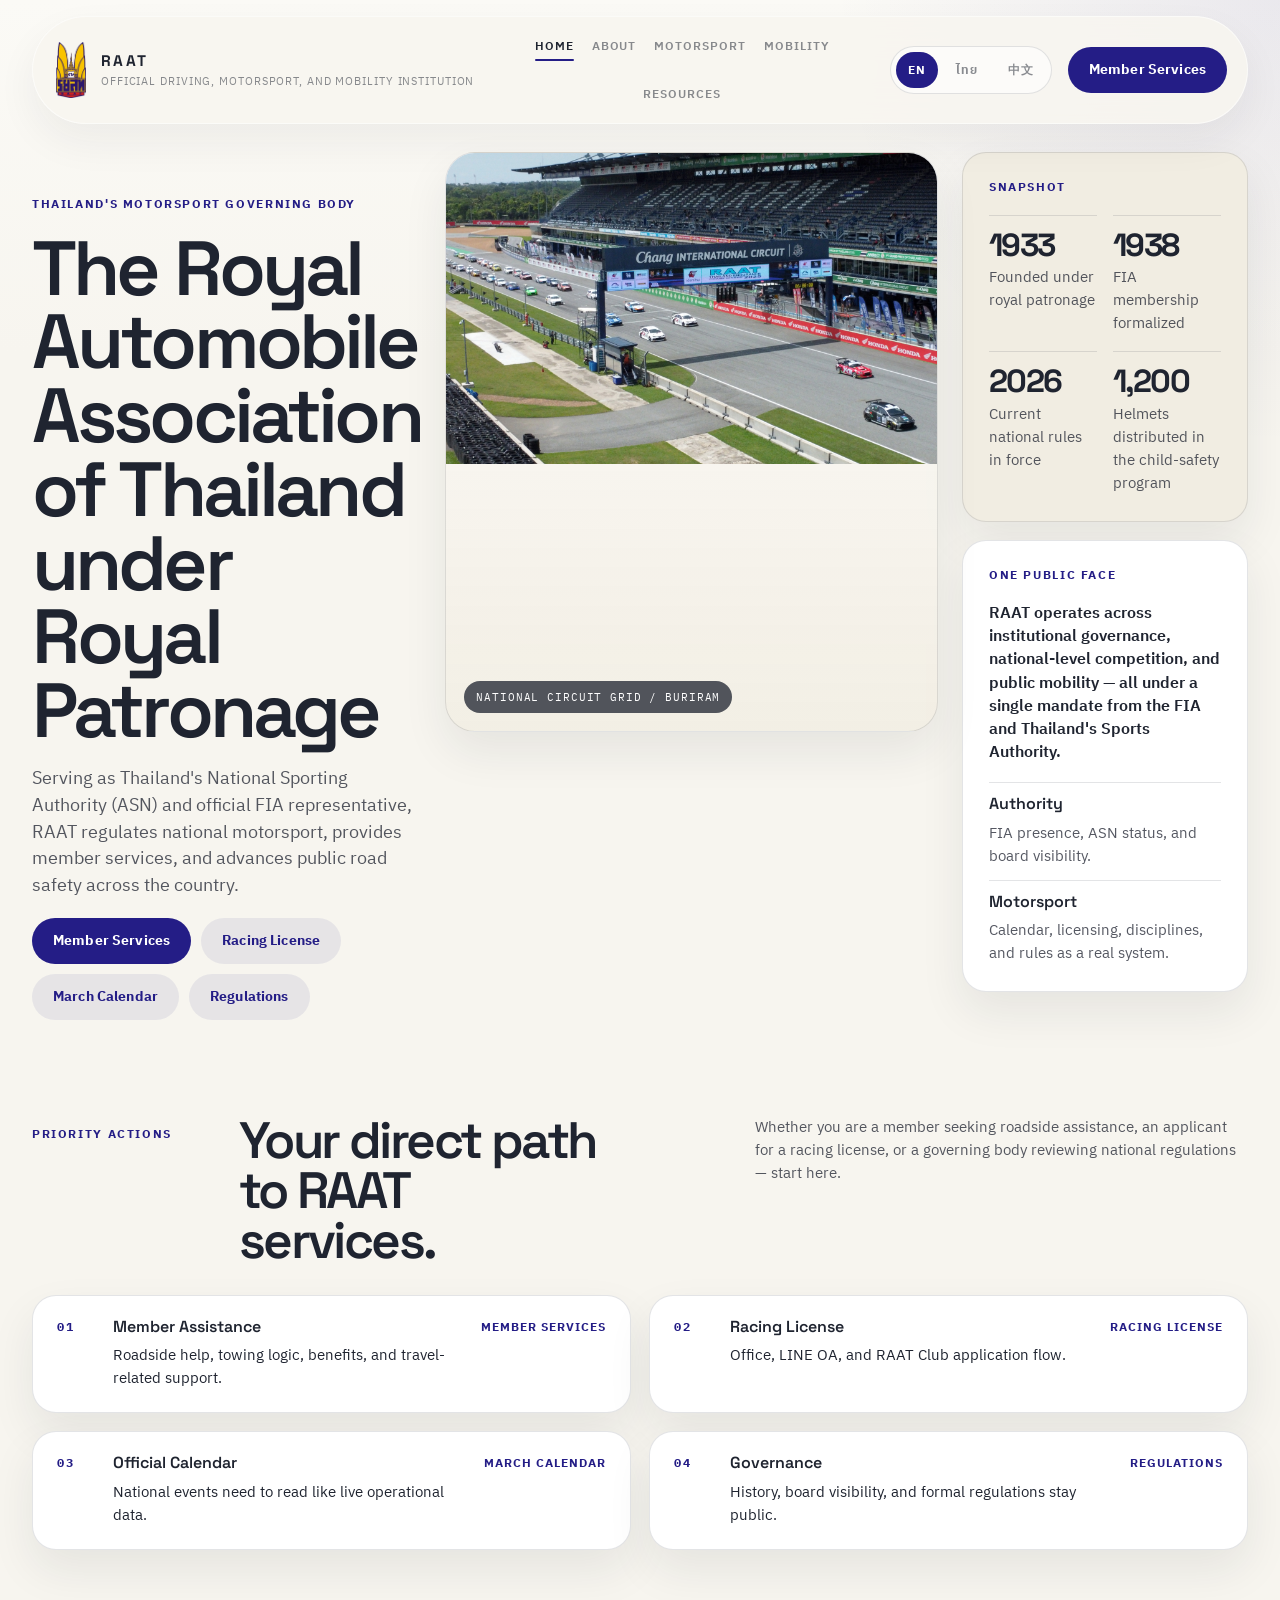
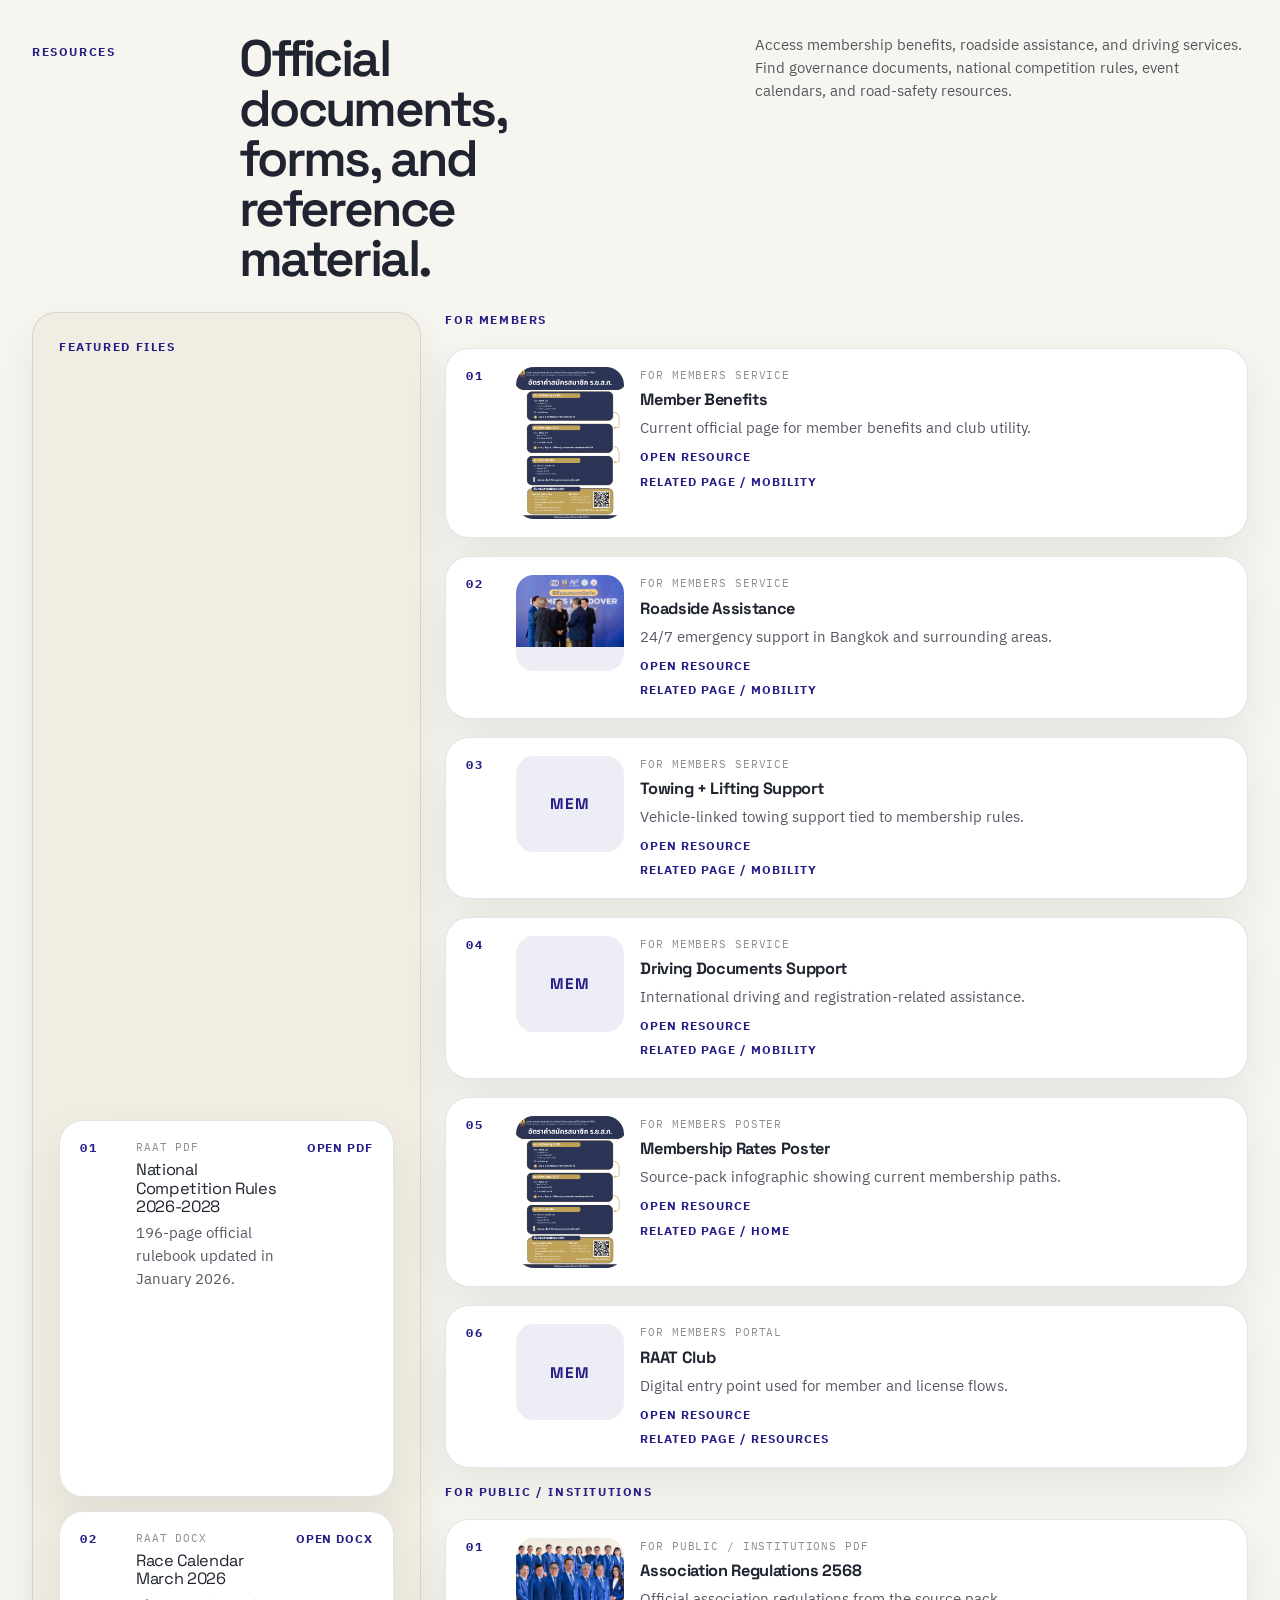
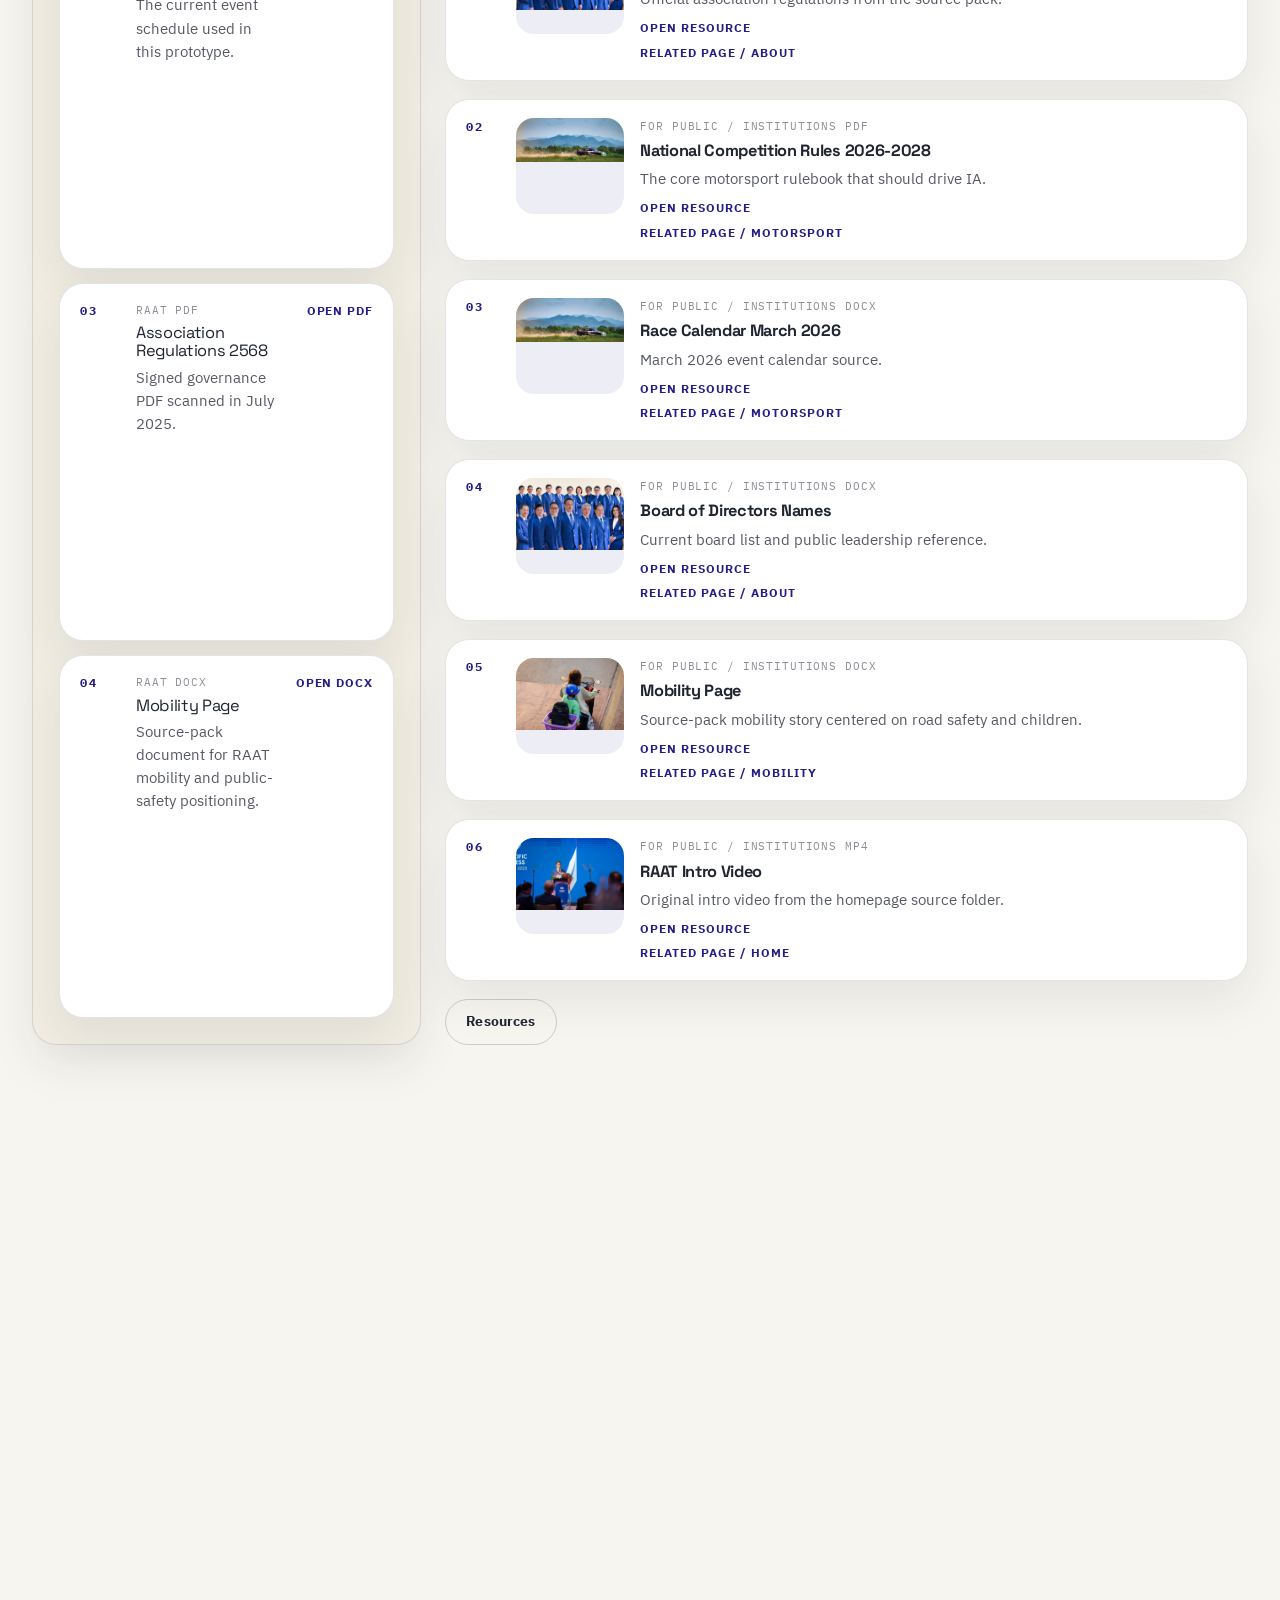
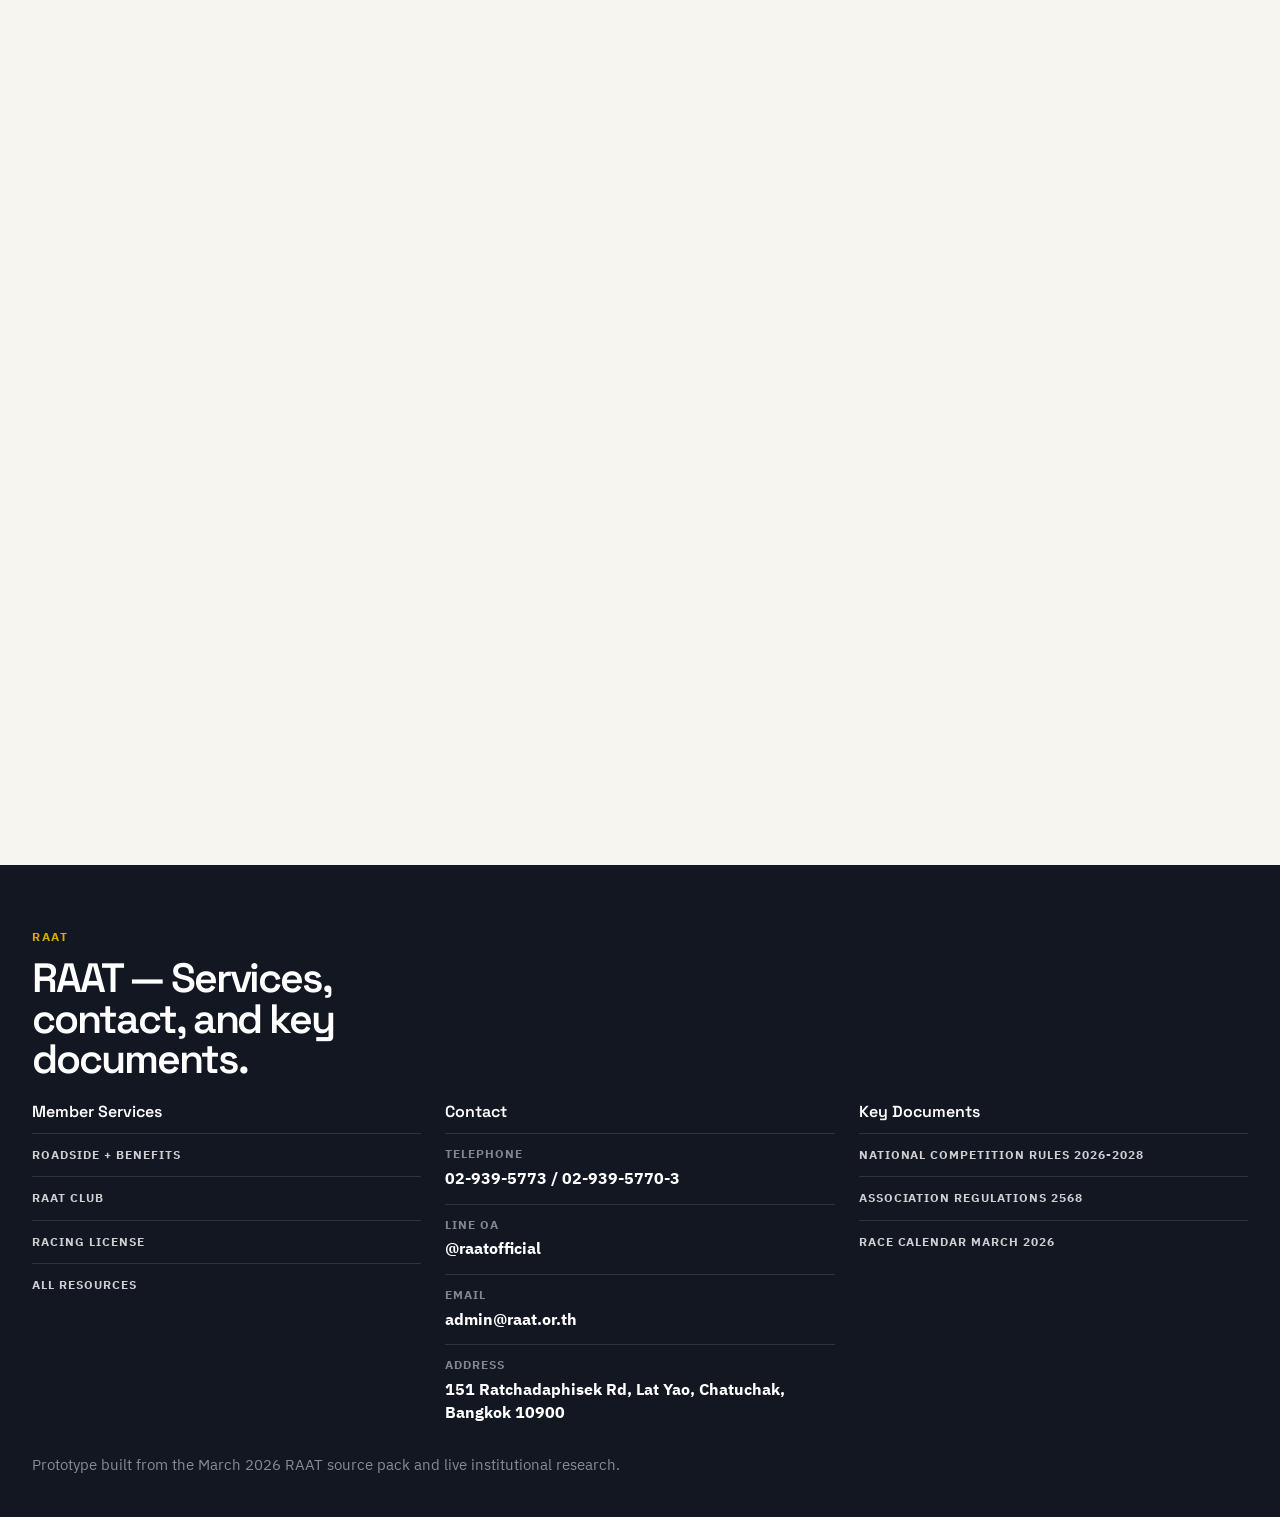
<file: index.html>
<!DOCTYPE html>
<html lang="en">
  <head>
    <meta charset="UTF-8" />
    <meta name="viewport" content="width=device-width, initial-scale=1.0" />
    <meta
      name="description"
      content="RAAT radical editorial homepage prototype built from the March 2026 source pack."
    />
    <title>RAAT / Home</title>
    <link rel="stylesheet" href="./styles.css" />
  </head>
  <body data-page="home">
    <div class="page-grid" aria-hidden="true"></div>
    <div id="app"></div>
    <script src="./content.js"></script>
    <script src="./script.js"></script>
  </body>
</html>
</file>
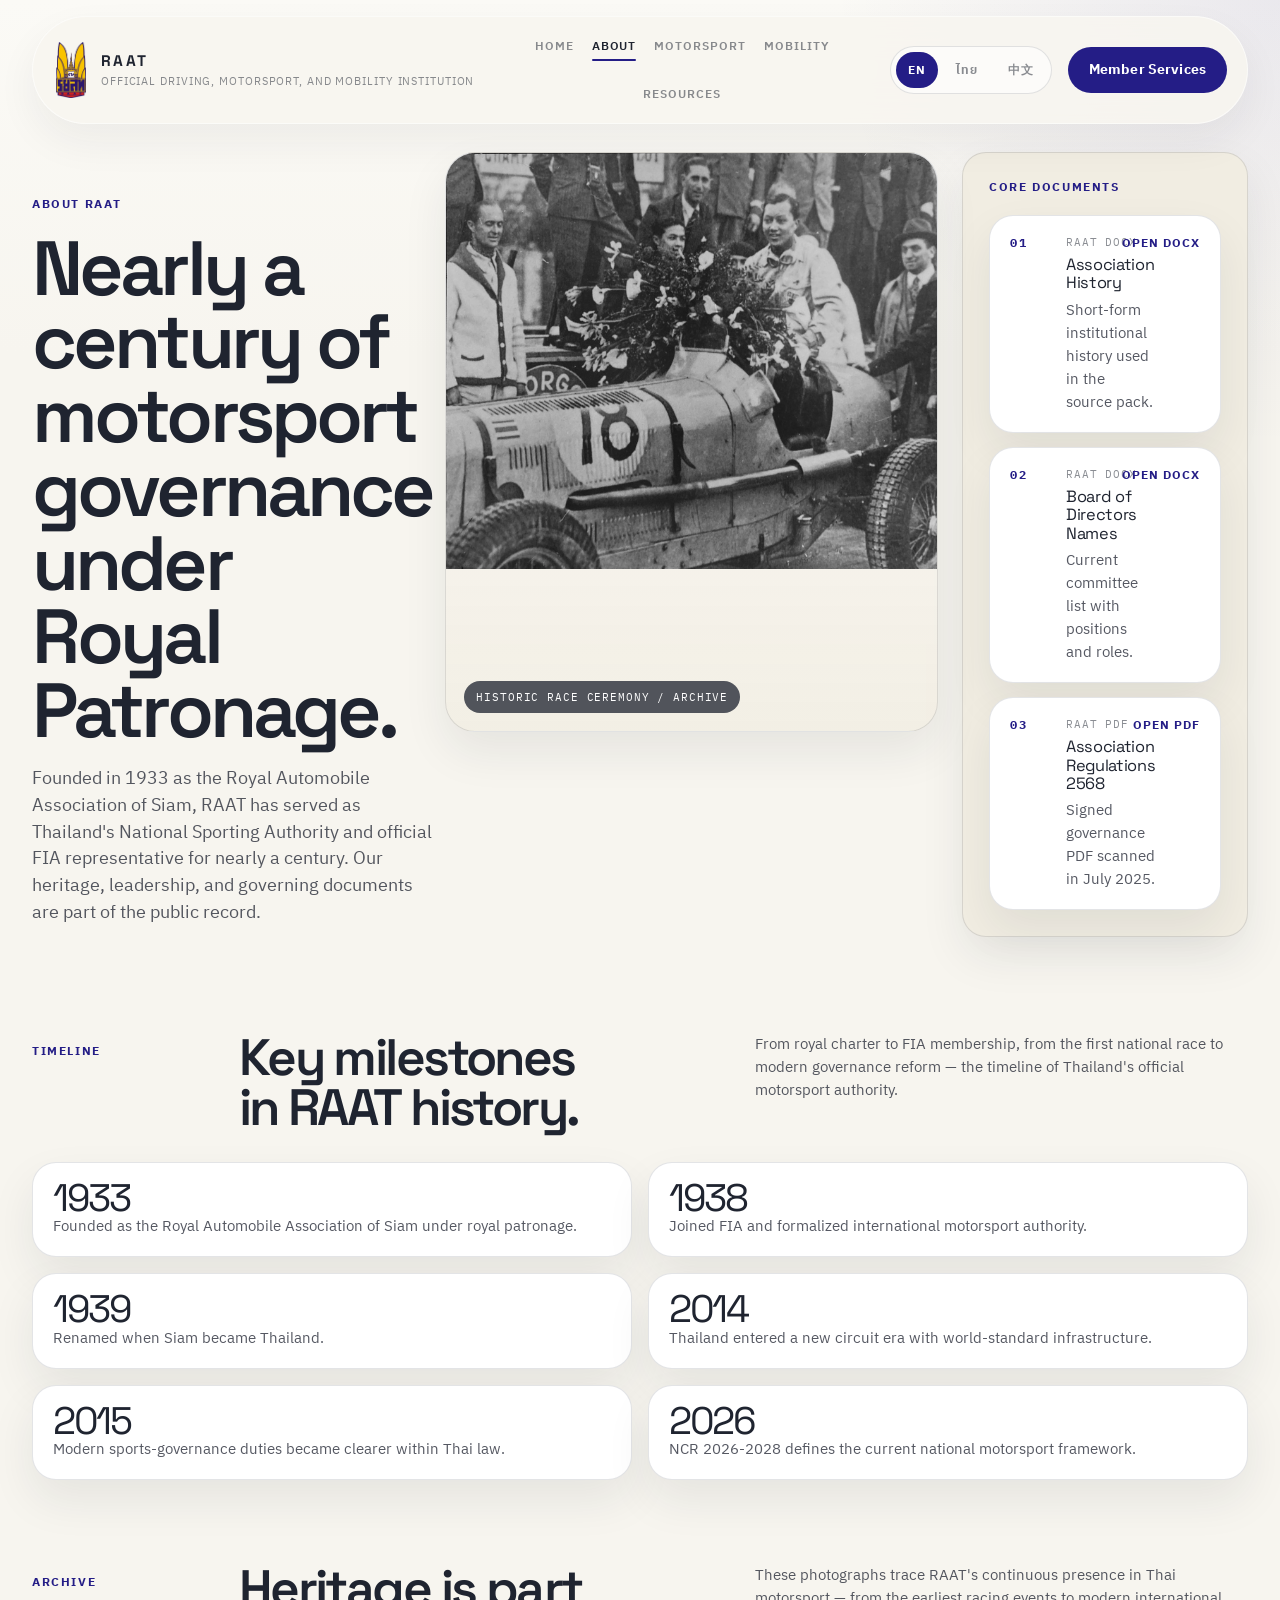
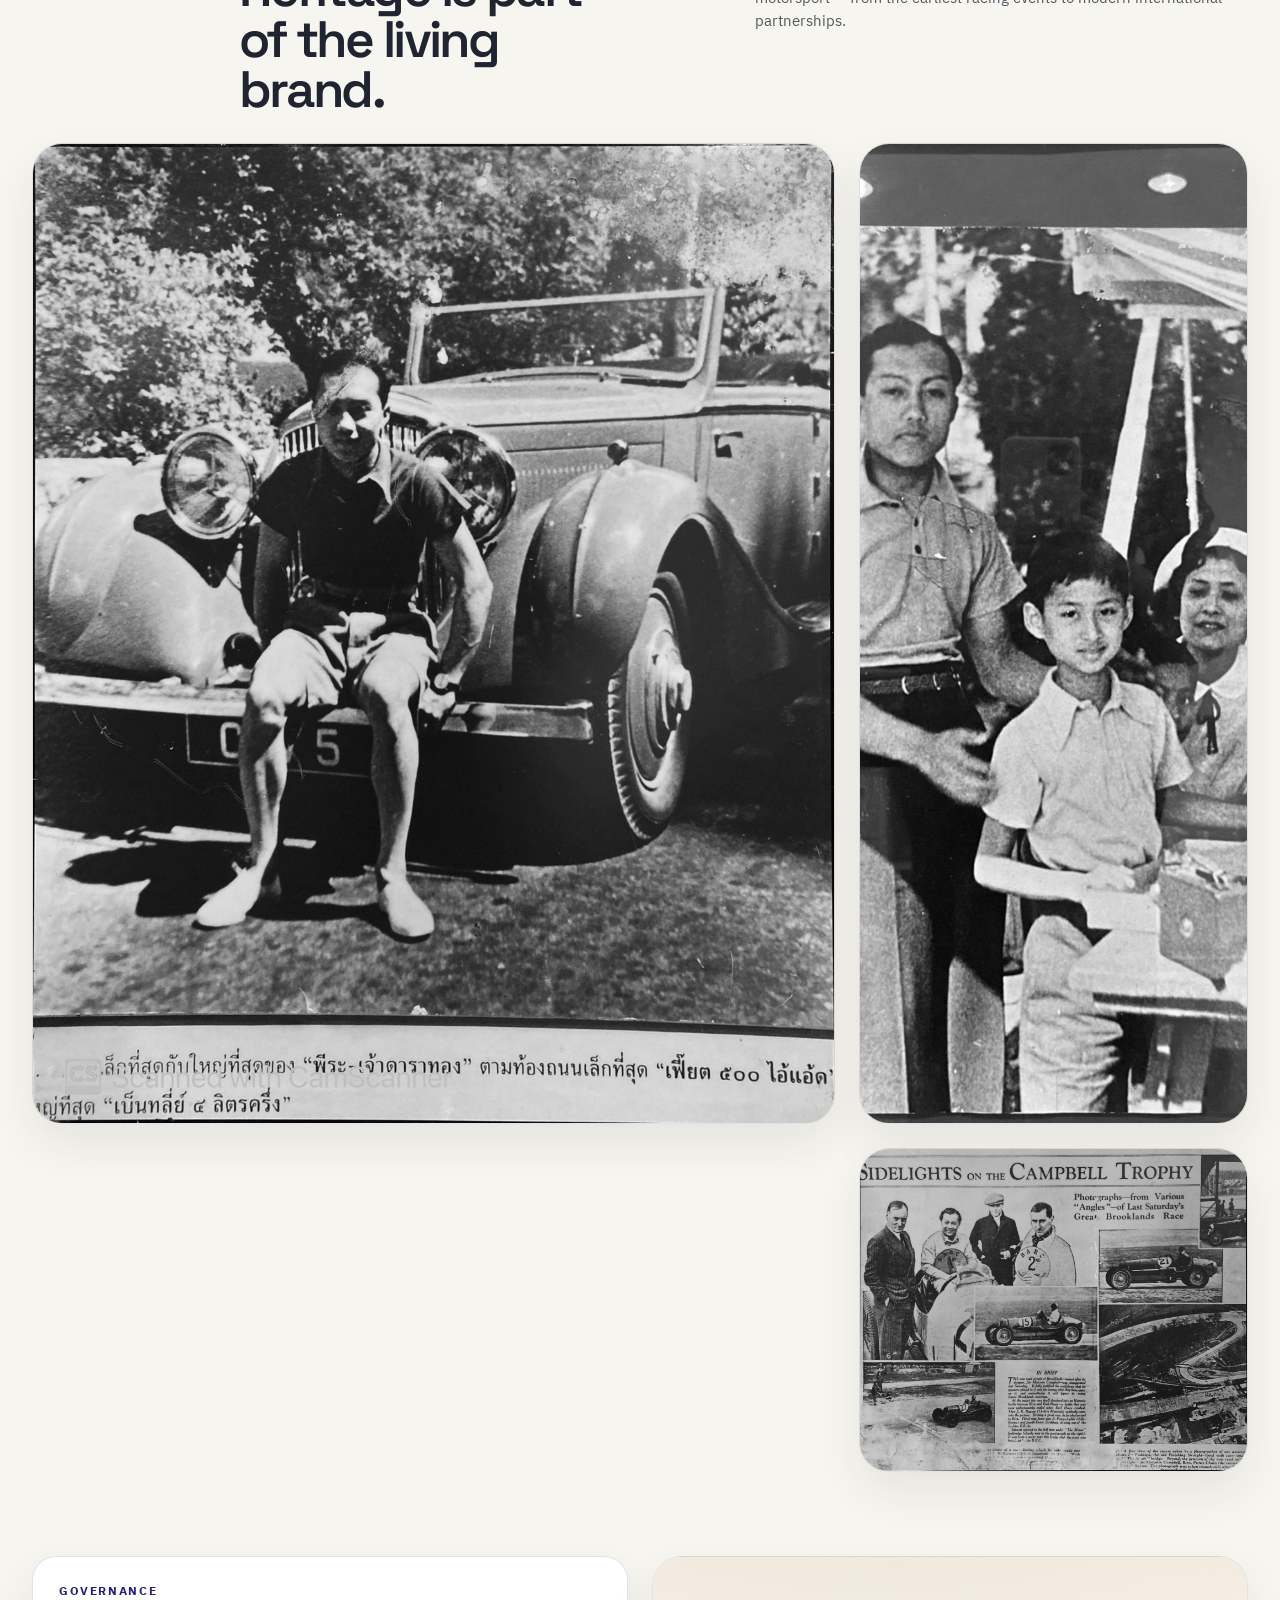
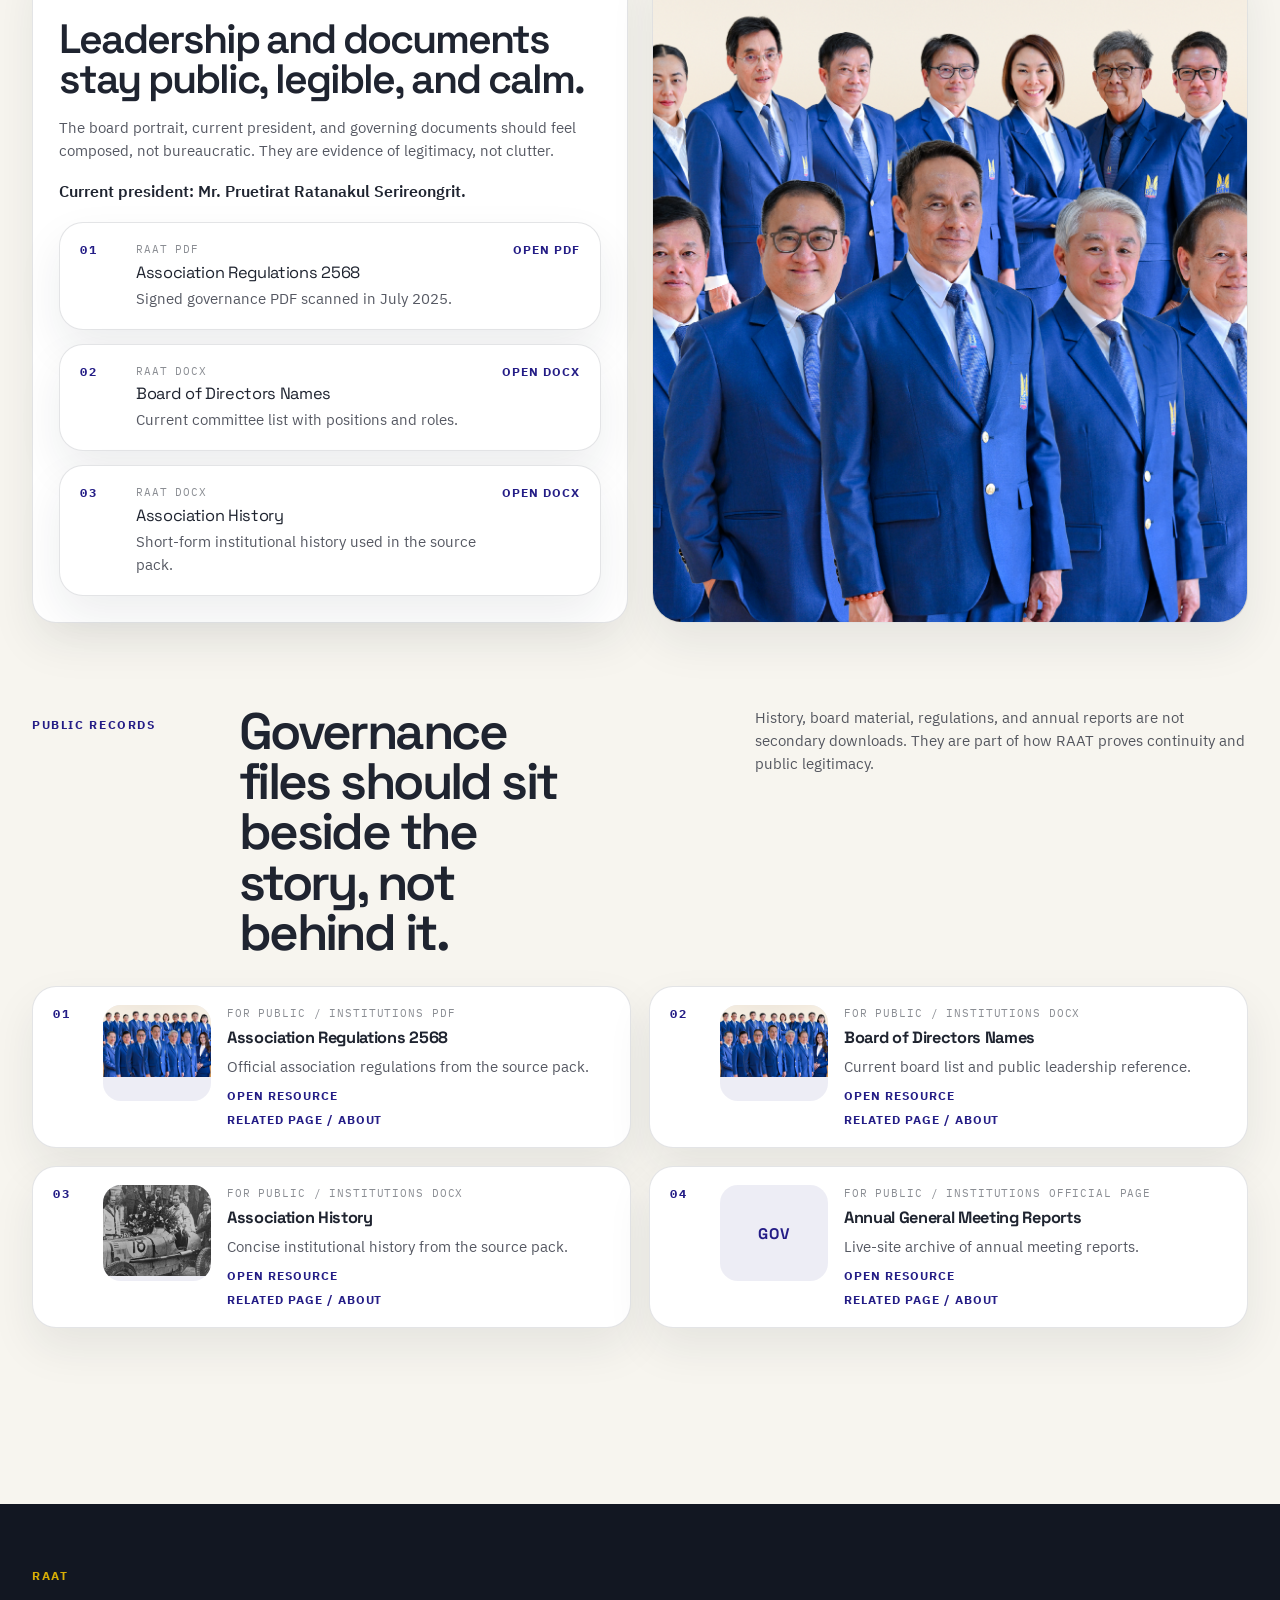
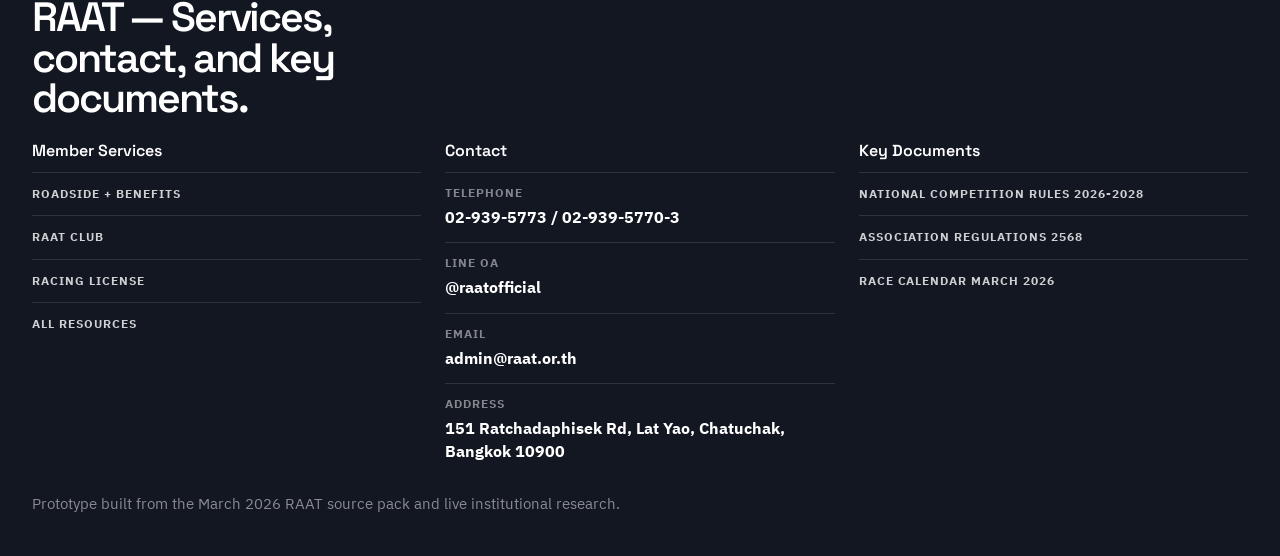
<file: about.html>
<!DOCTYPE html>
<html lang="en">
  <head>
    <meta charset="UTF-8" />
    <meta name="viewport" content="width=device-width, initial-scale=1.0" />
    <meta
      name="description"
      content="RAAT about page prototype covering heritage, governance, and institutional legitimacy."
    />
    <title>RAAT / About</title>
    <link rel="stylesheet" href="./styles.css" />
  </head>
  <body data-page="about">
    <div class="page-grid" aria-hidden="true"></div>
    <div id="app"></div>
    <script src="./content.js"></script>
    <script src="./script.js"></script>
  </body>
</html>
</file>
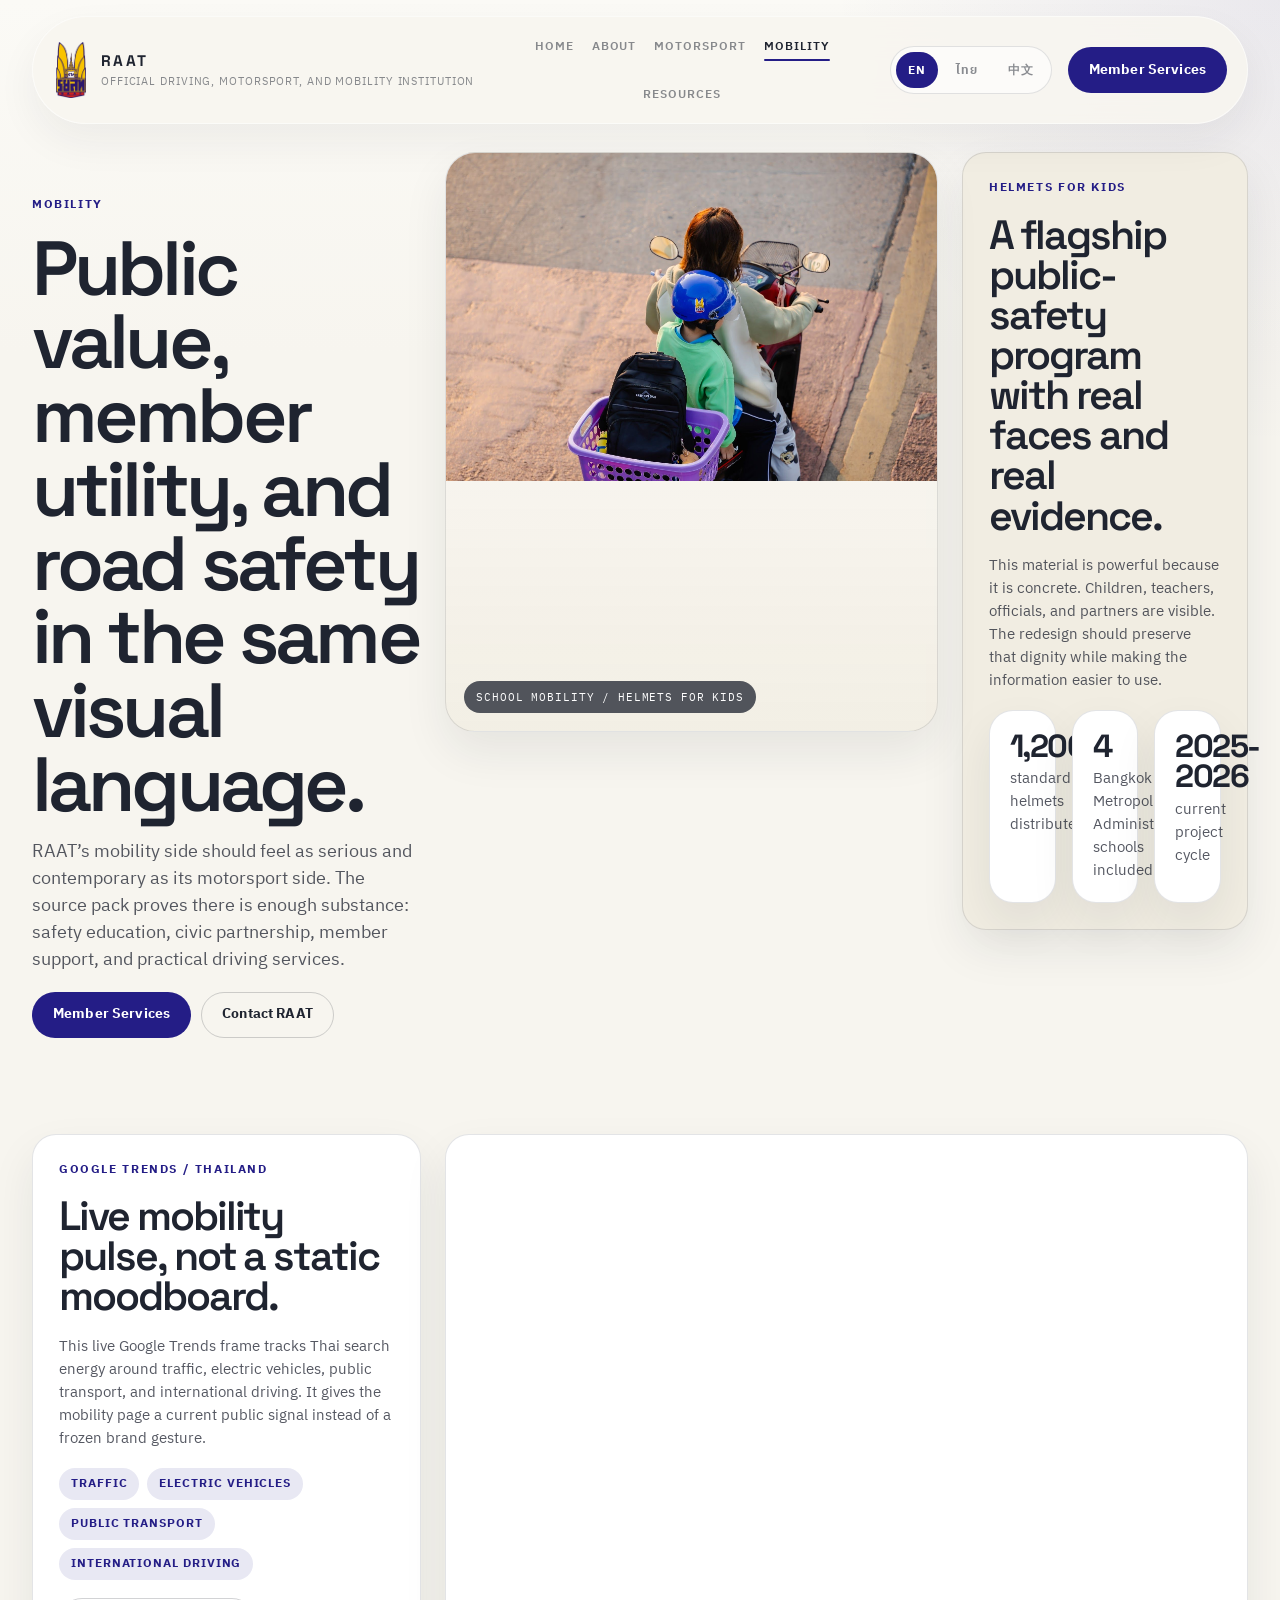
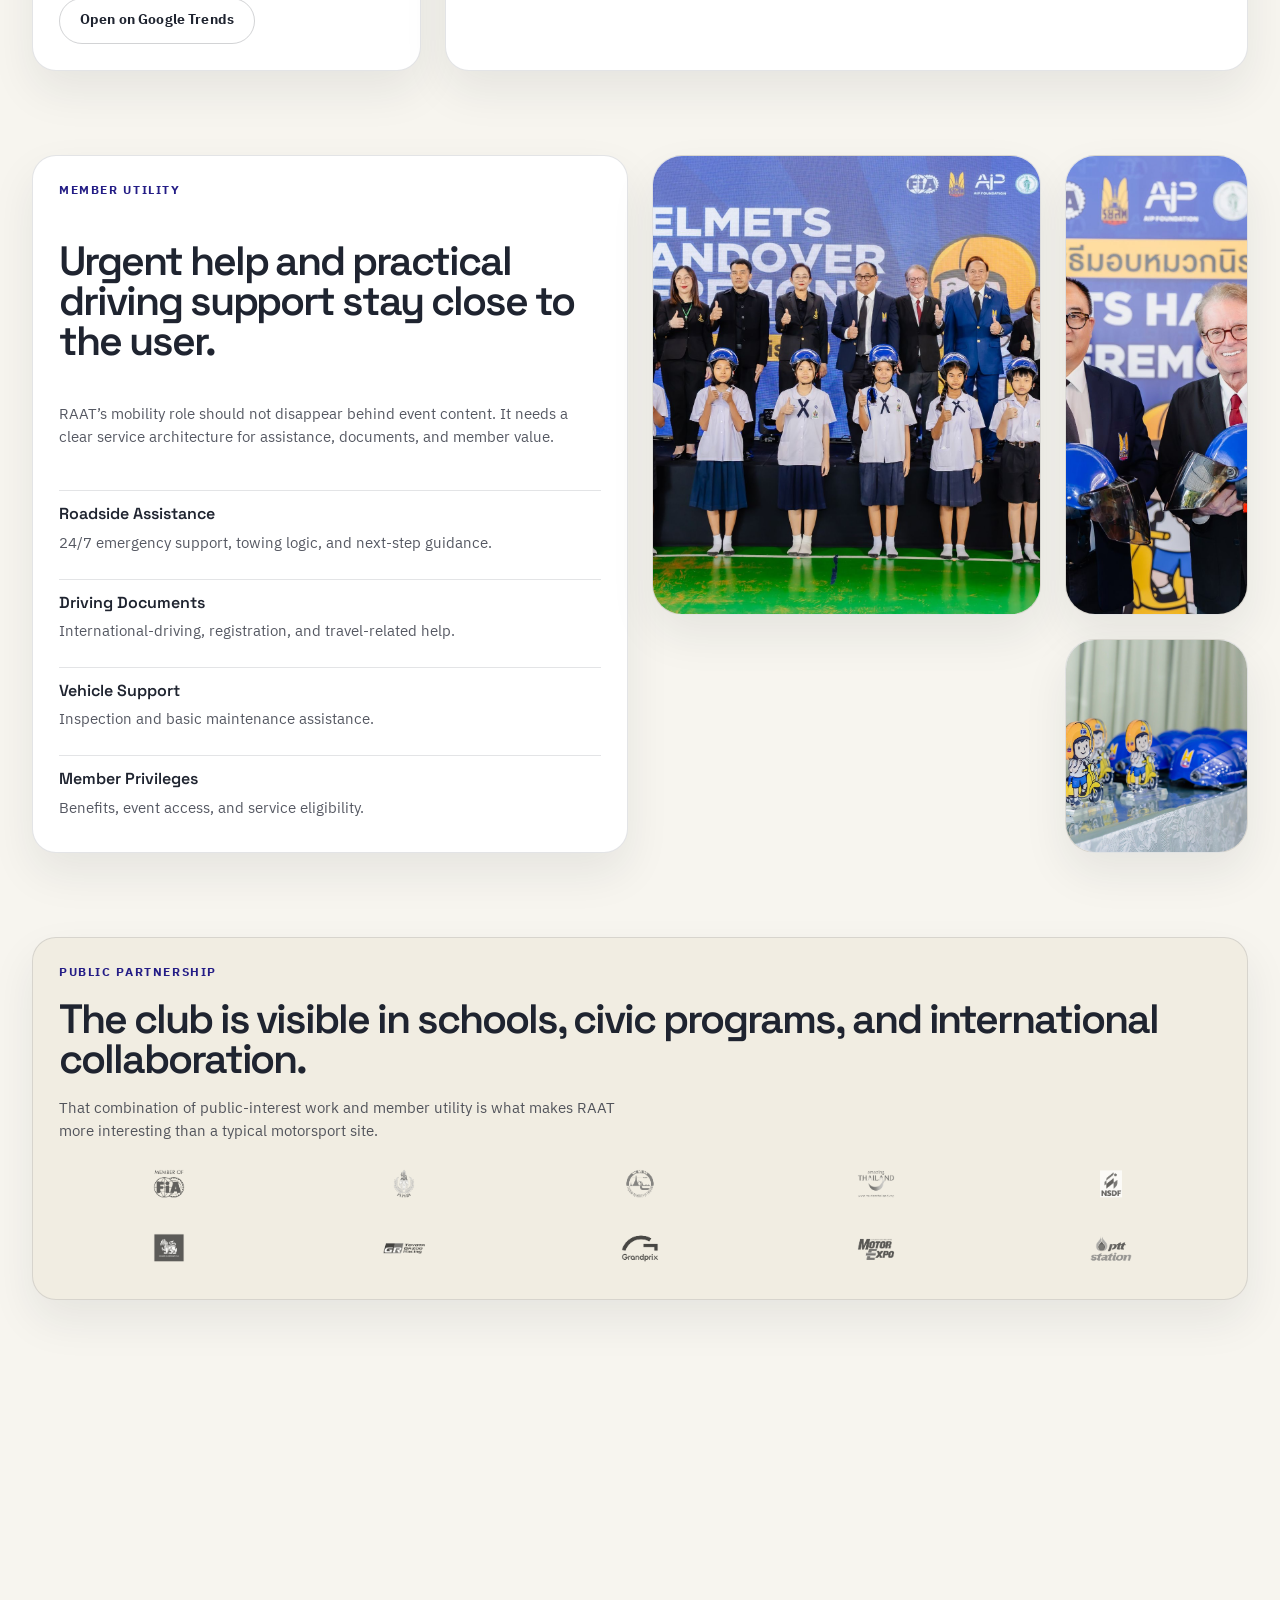
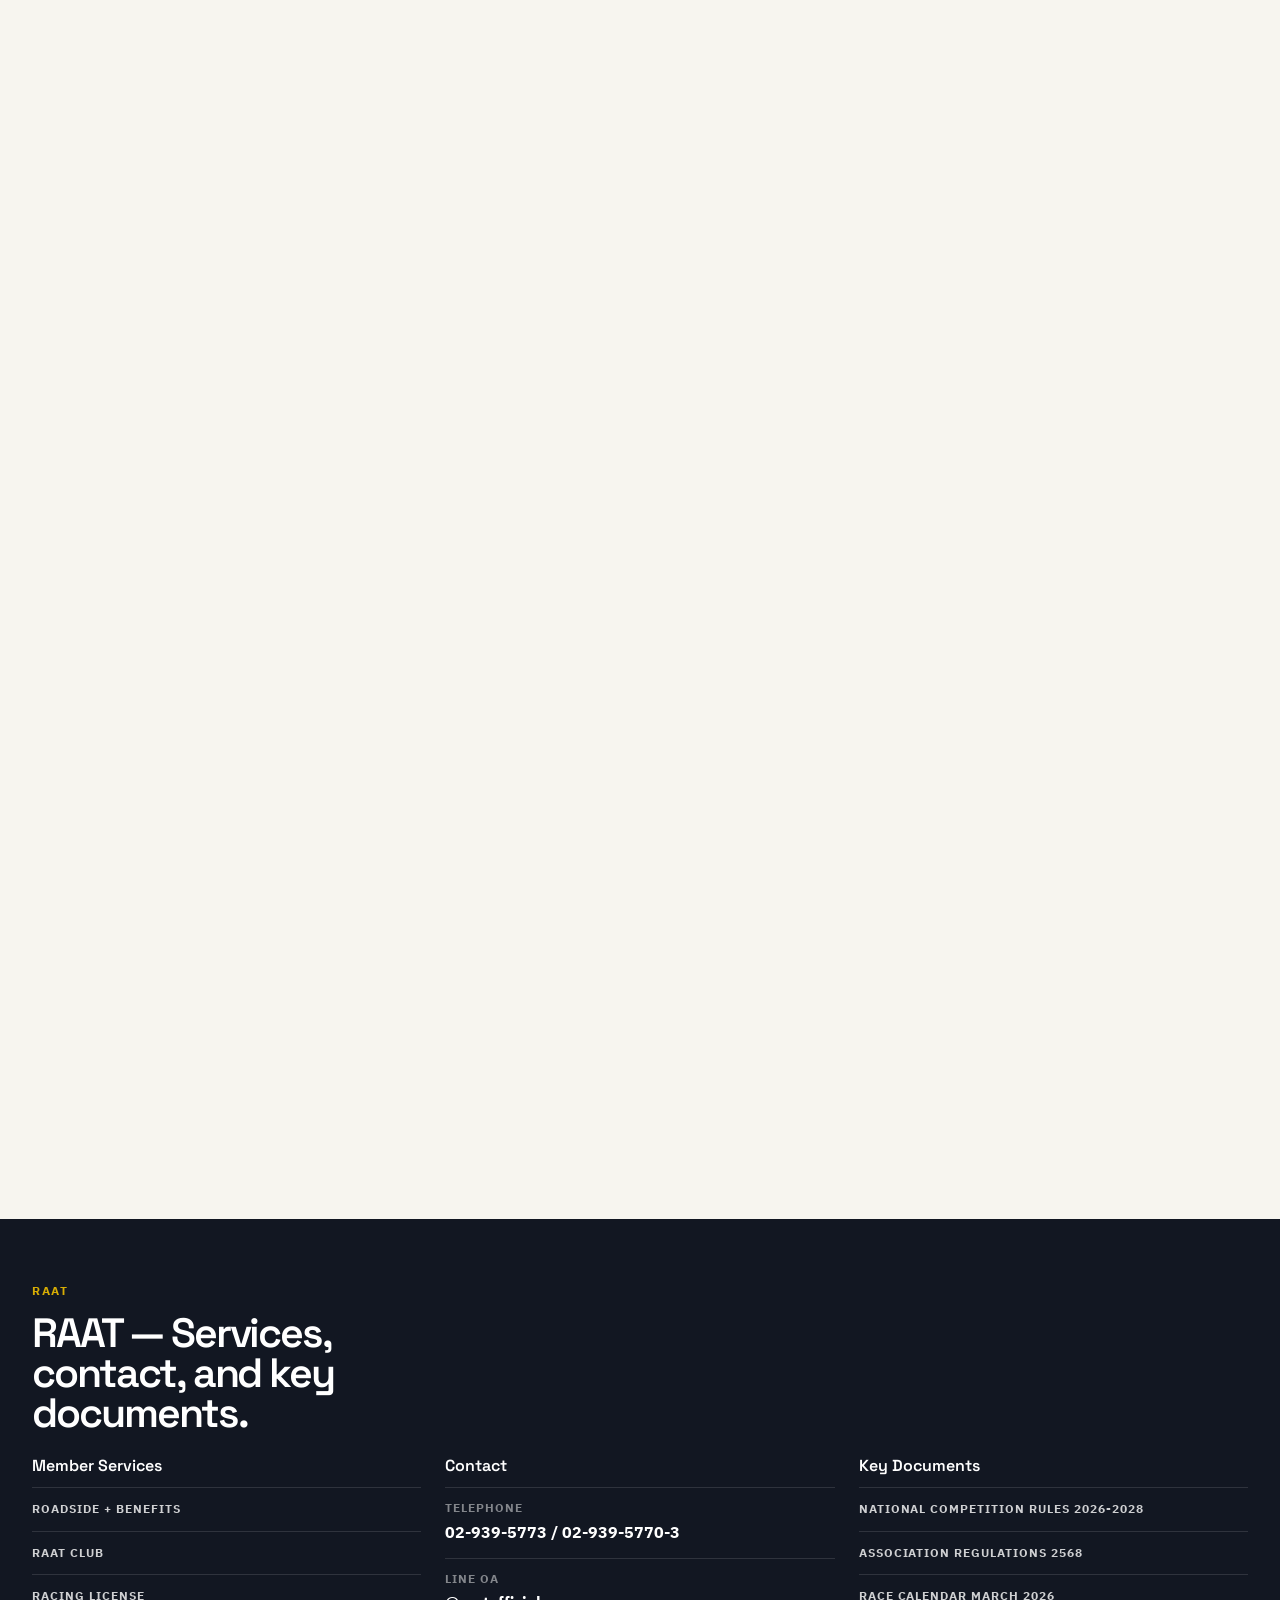
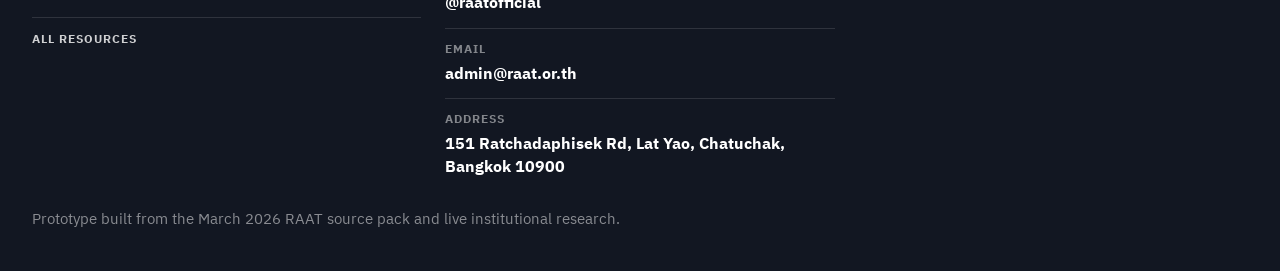
<file: mobility.html>
<!DOCTYPE html>
<html lang="en">
  <head>
    <meta charset="UTF-8" />
    <meta name="viewport" content="width=device-width, initial-scale=1.0" />
    <meta
      name="description"
      content="RAAT mobility page prototype covering public safety, member utility, and road-service value."
    />
    <title>RAAT / Mobility</title>
    <link rel="stylesheet" href="./styles.css" />
  </head>
  <body data-page="mobility">
    <div class="page-grid" aria-hidden="true"></div>
    <div id="app"></div>
    <script src="./content.js"></script>
    <script src="./script.js"></script>
  </body>
</html>
</file>
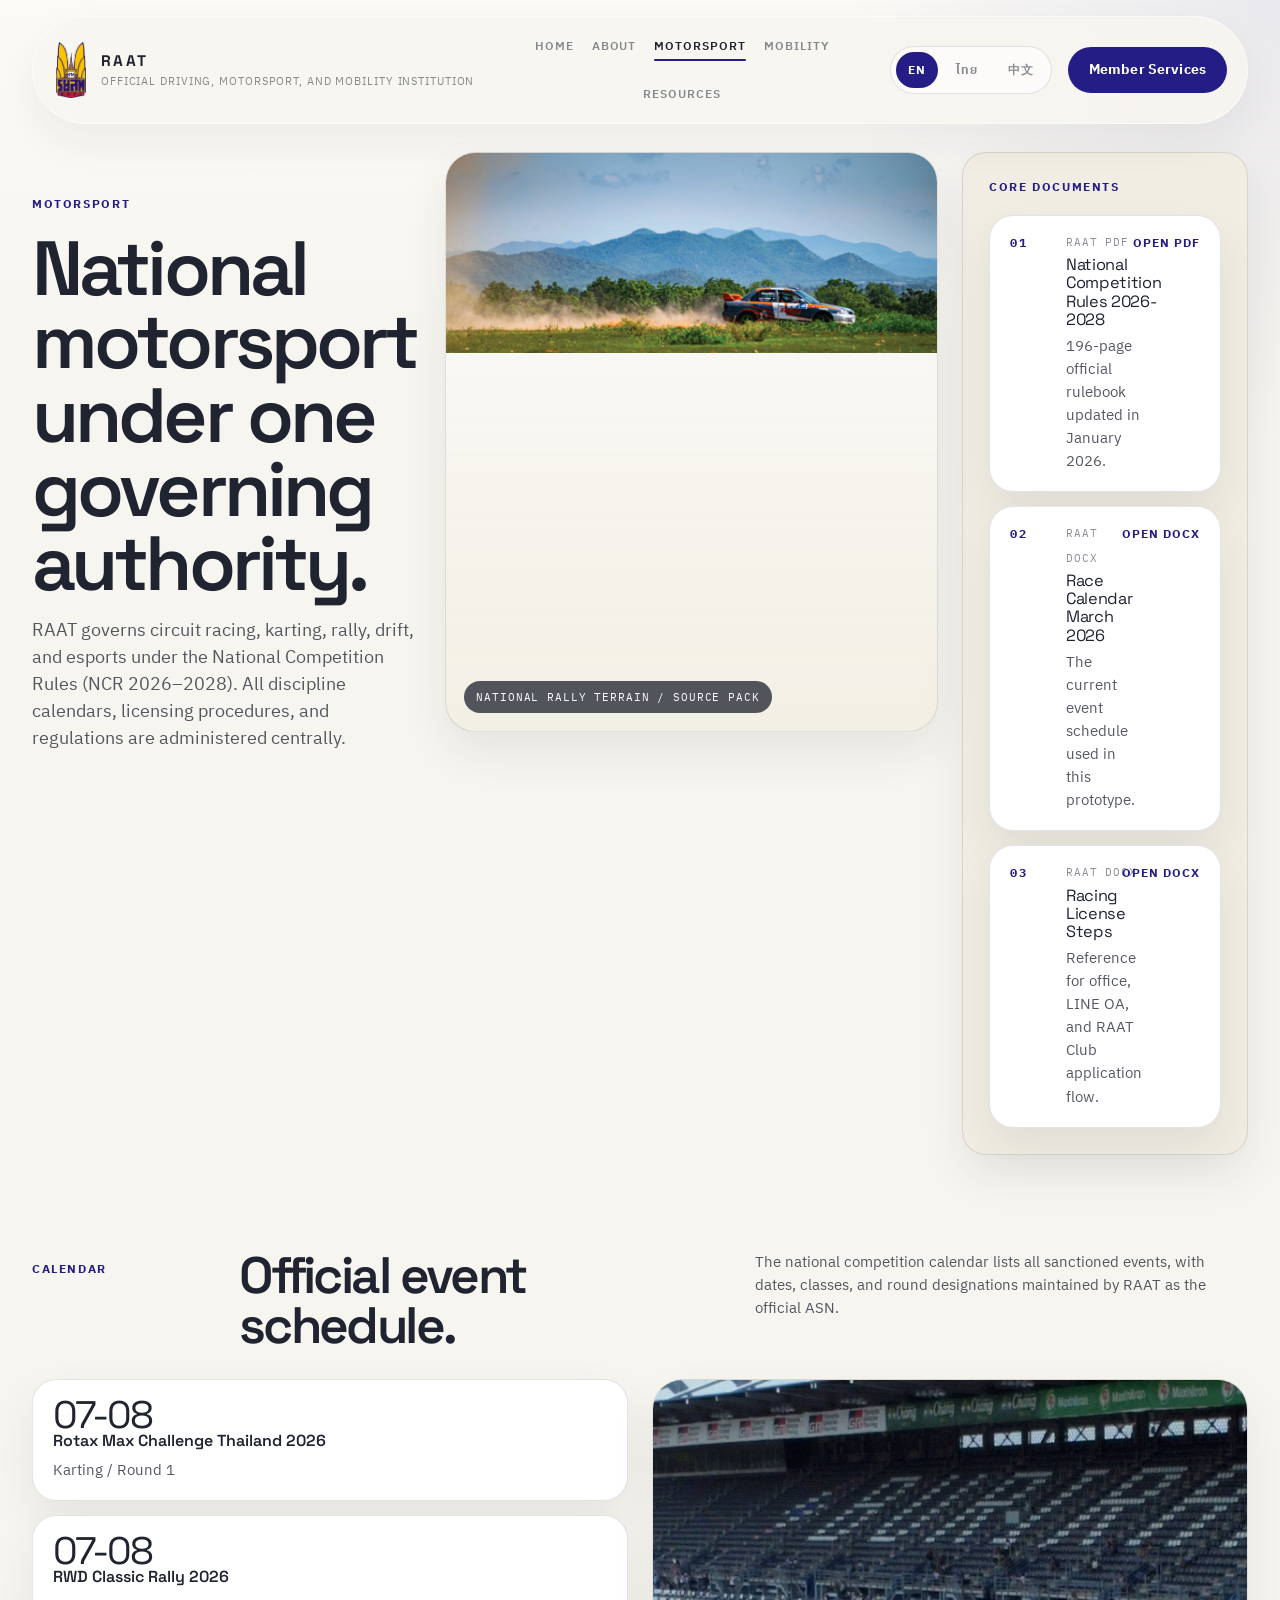
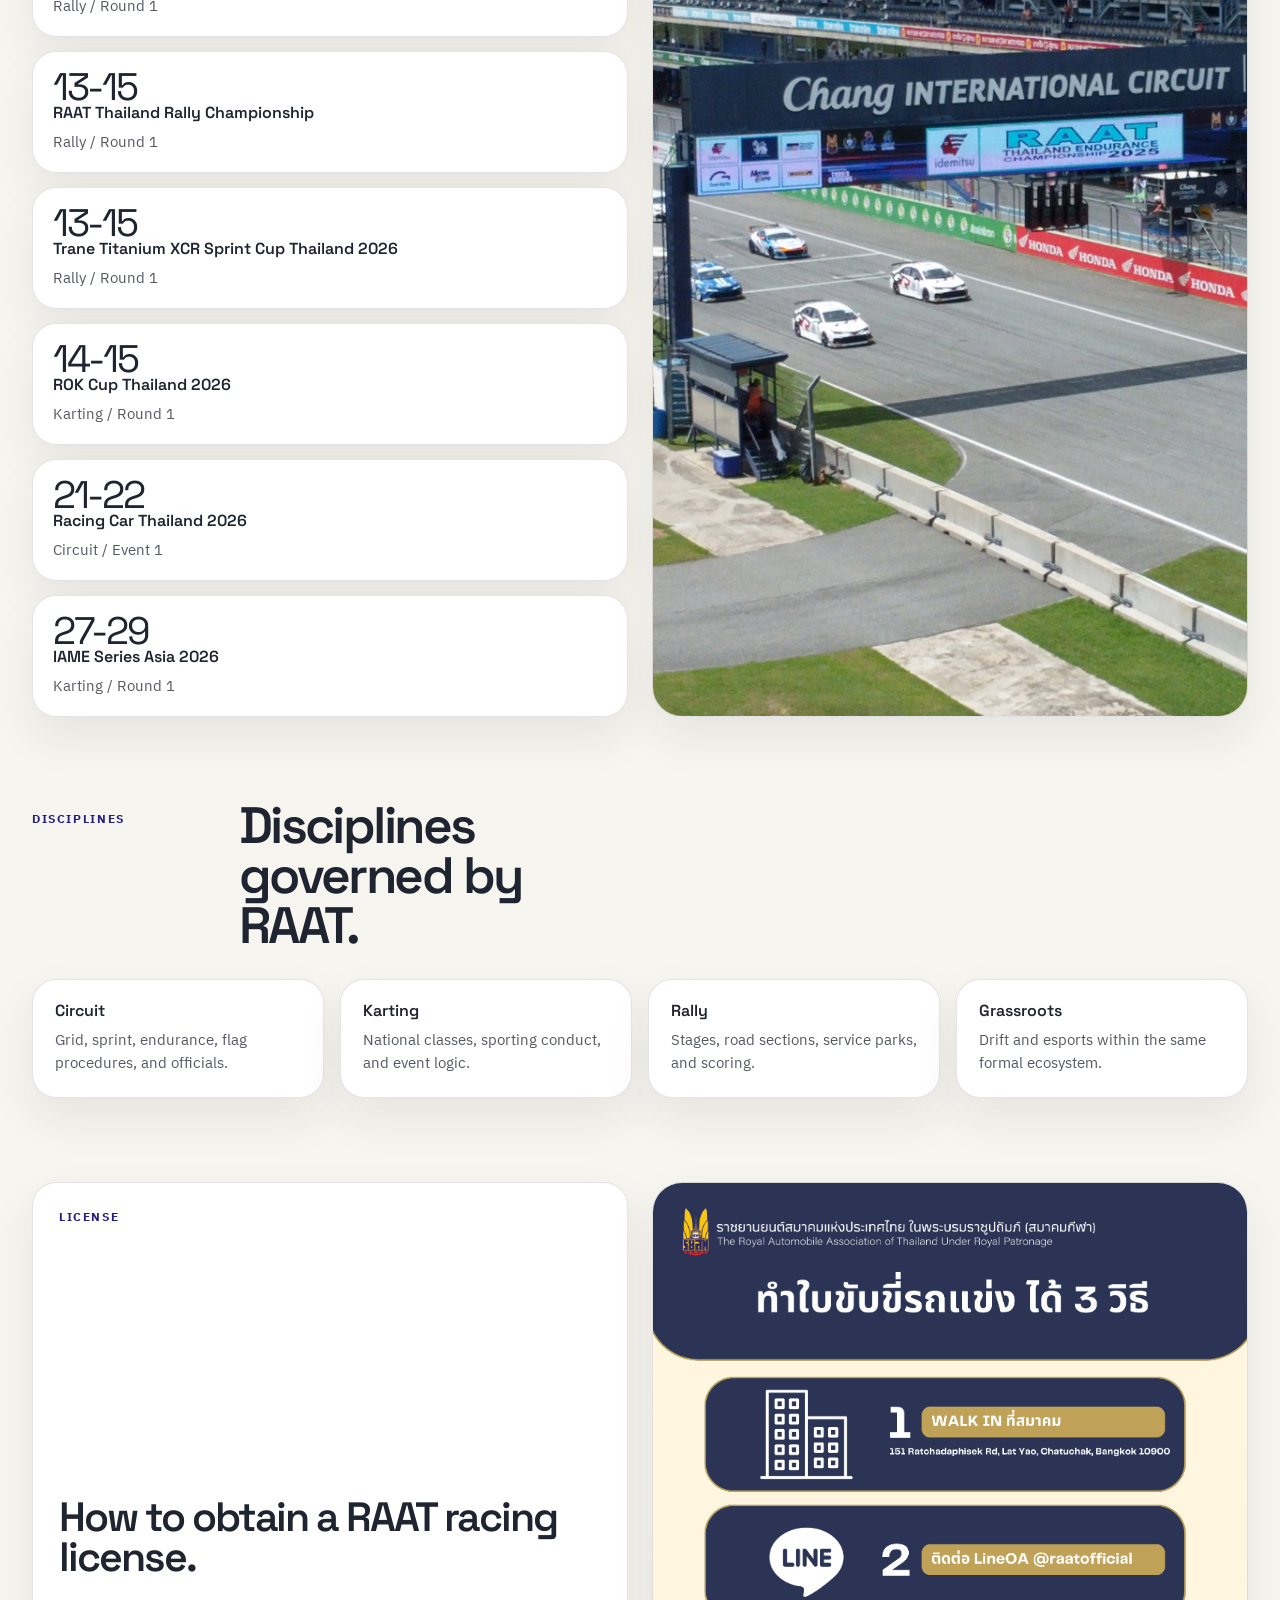
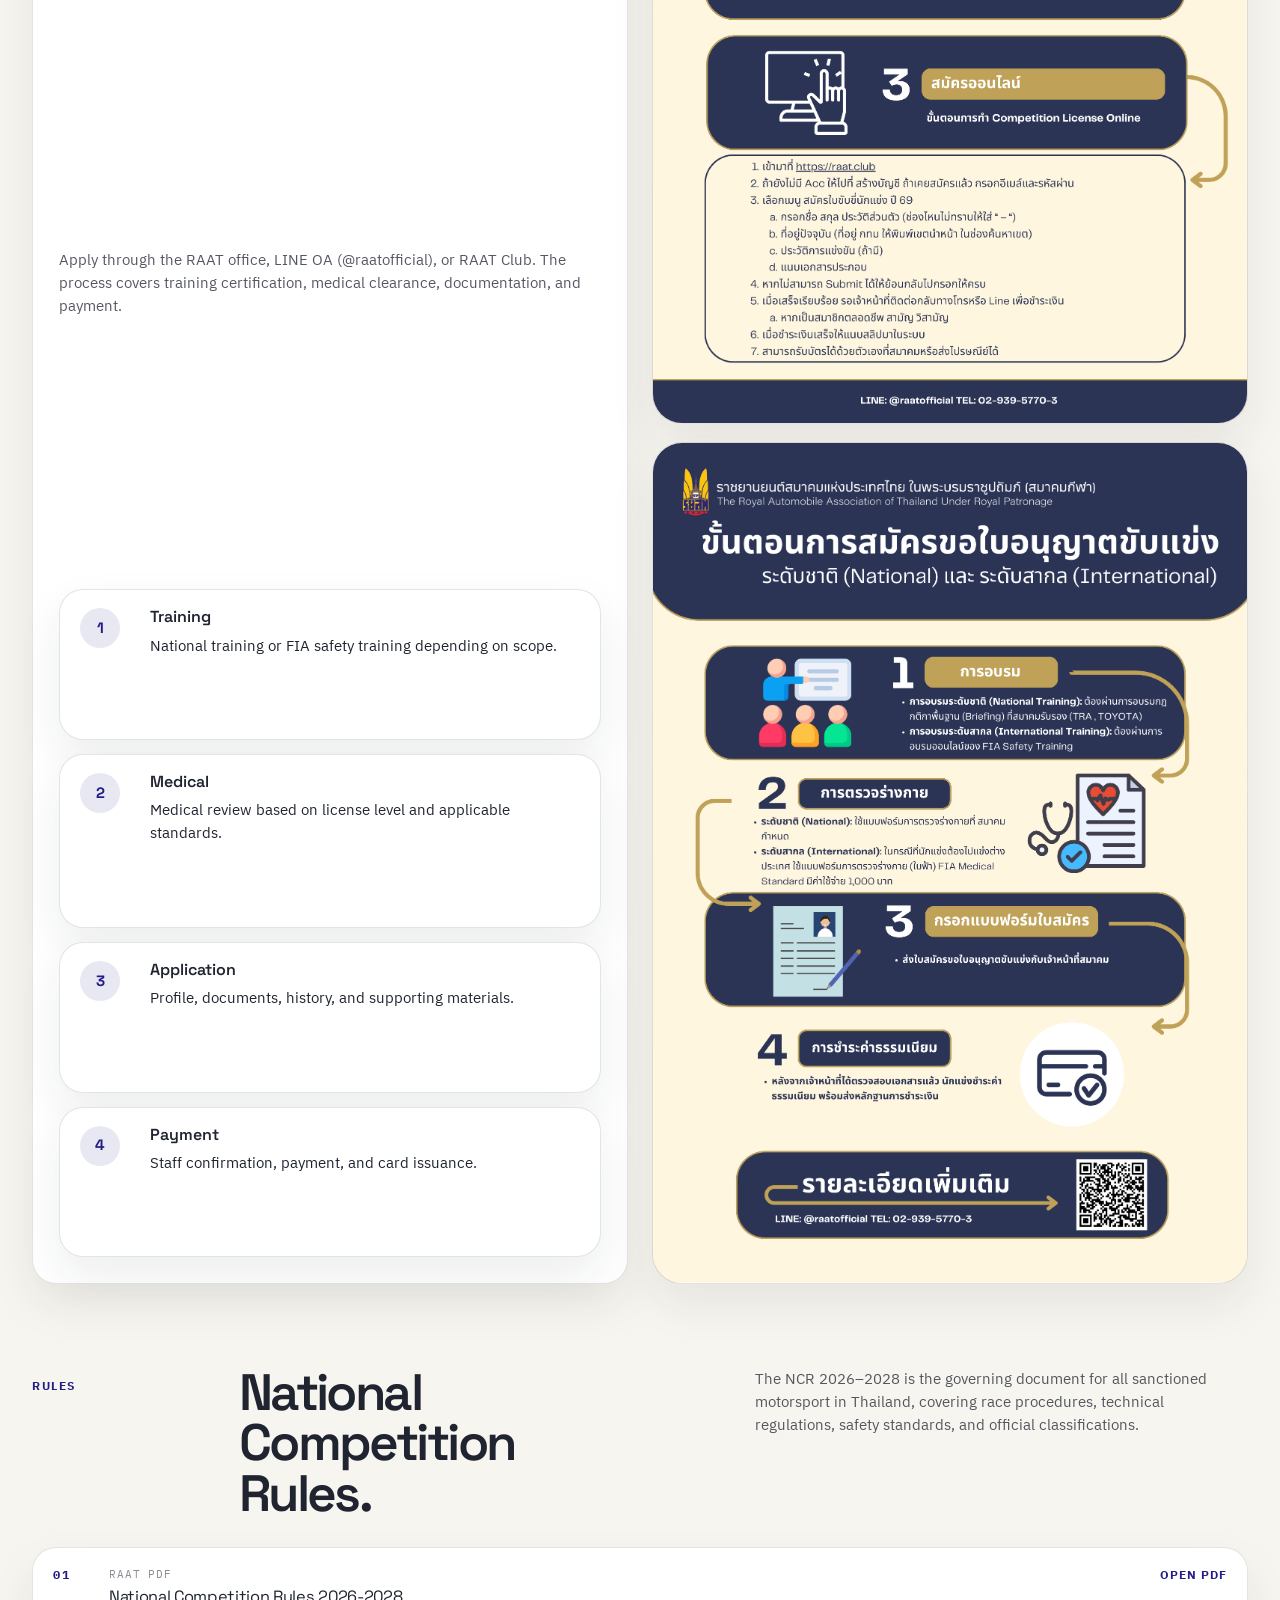
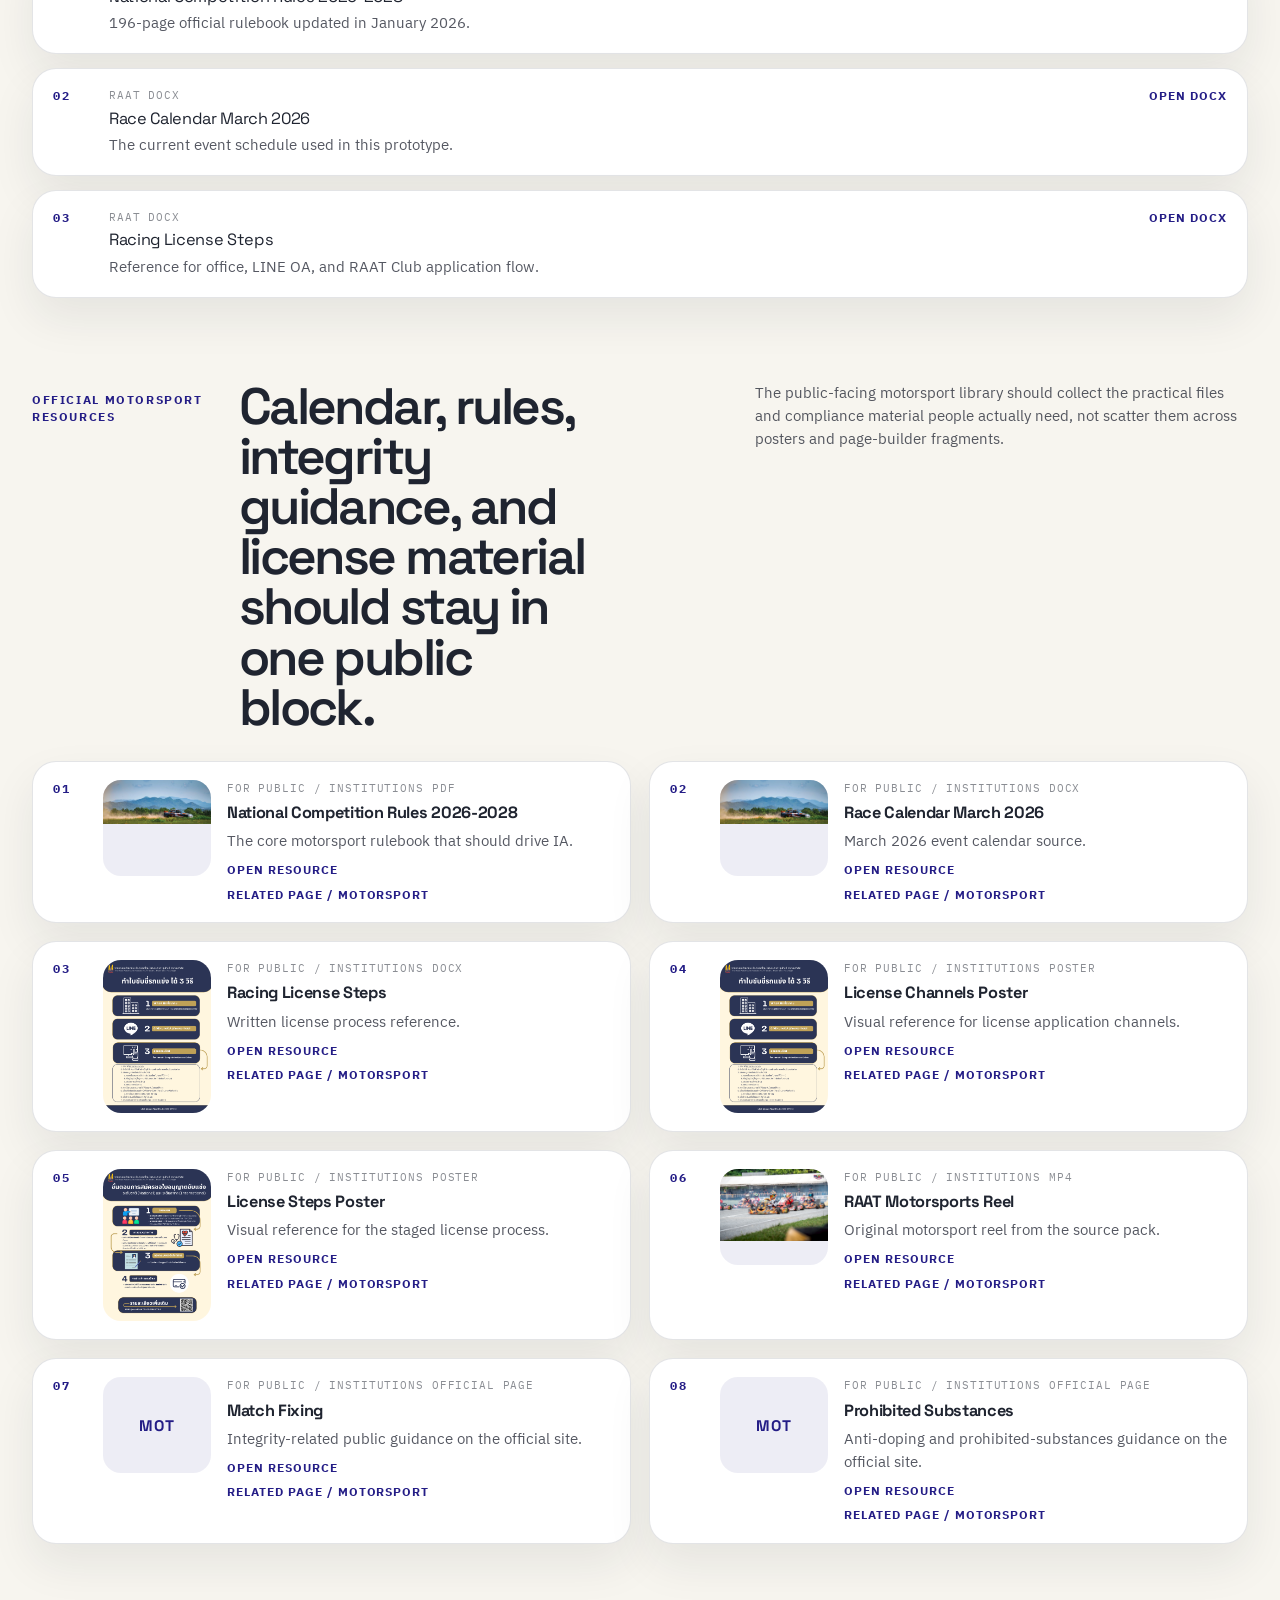
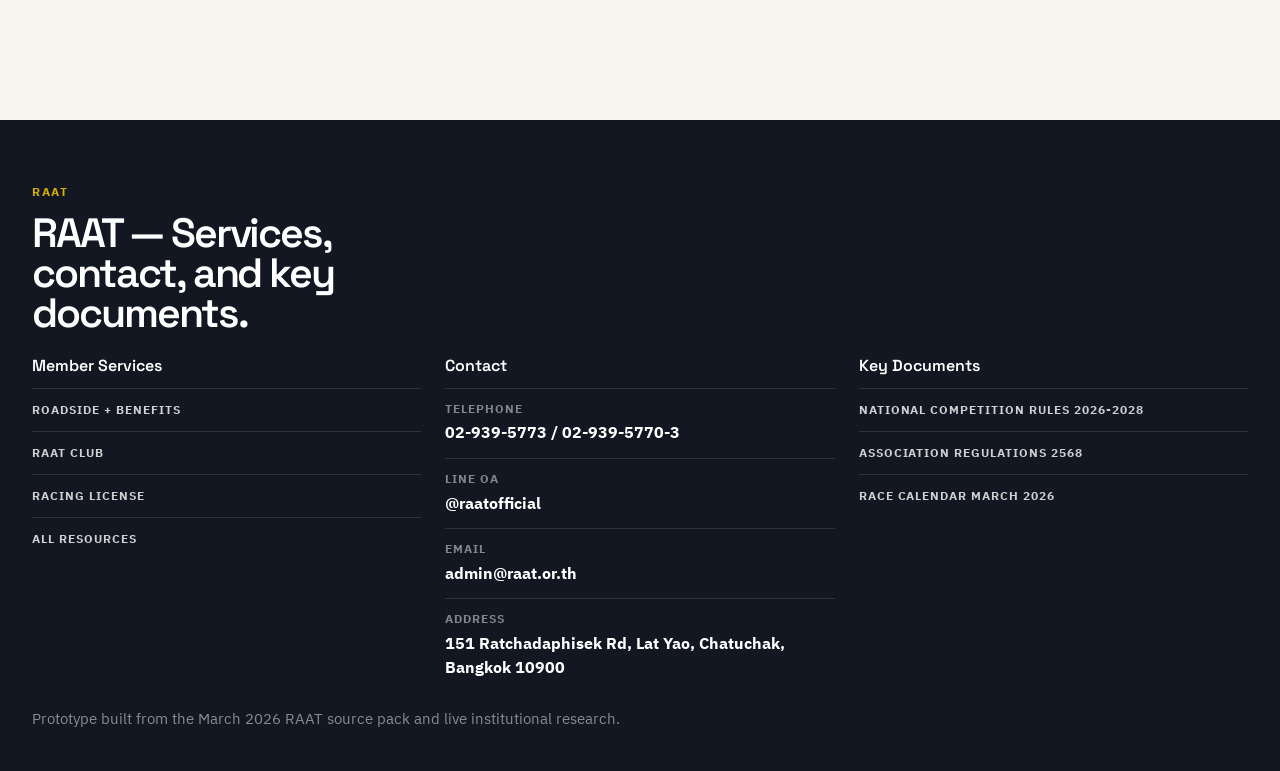
<file: motorsport.html>
<!DOCTYPE html>
<html lang="en">
  <head>
    <meta charset="UTF-8" />
    <meta name="viewport" content="width=device-width, initial-scale=1.0" />
    <meta
      name="description"
      content="RAAT motorsport page prototype covering calendar, licensing, disciplines, and official rules."
    />
    <title>RAAT / Motorsport</title>
    <link rel="stylesheet" href="./styles.css" />
  </head>
  <body data-page="motorsport">
    <div class="page-grid" aria-hidden="true"></div>
    <div id="app"></div>
    <script src="./content.js"></script>
    <script src="./script.js"></script>
  </body>
</html>
</file>
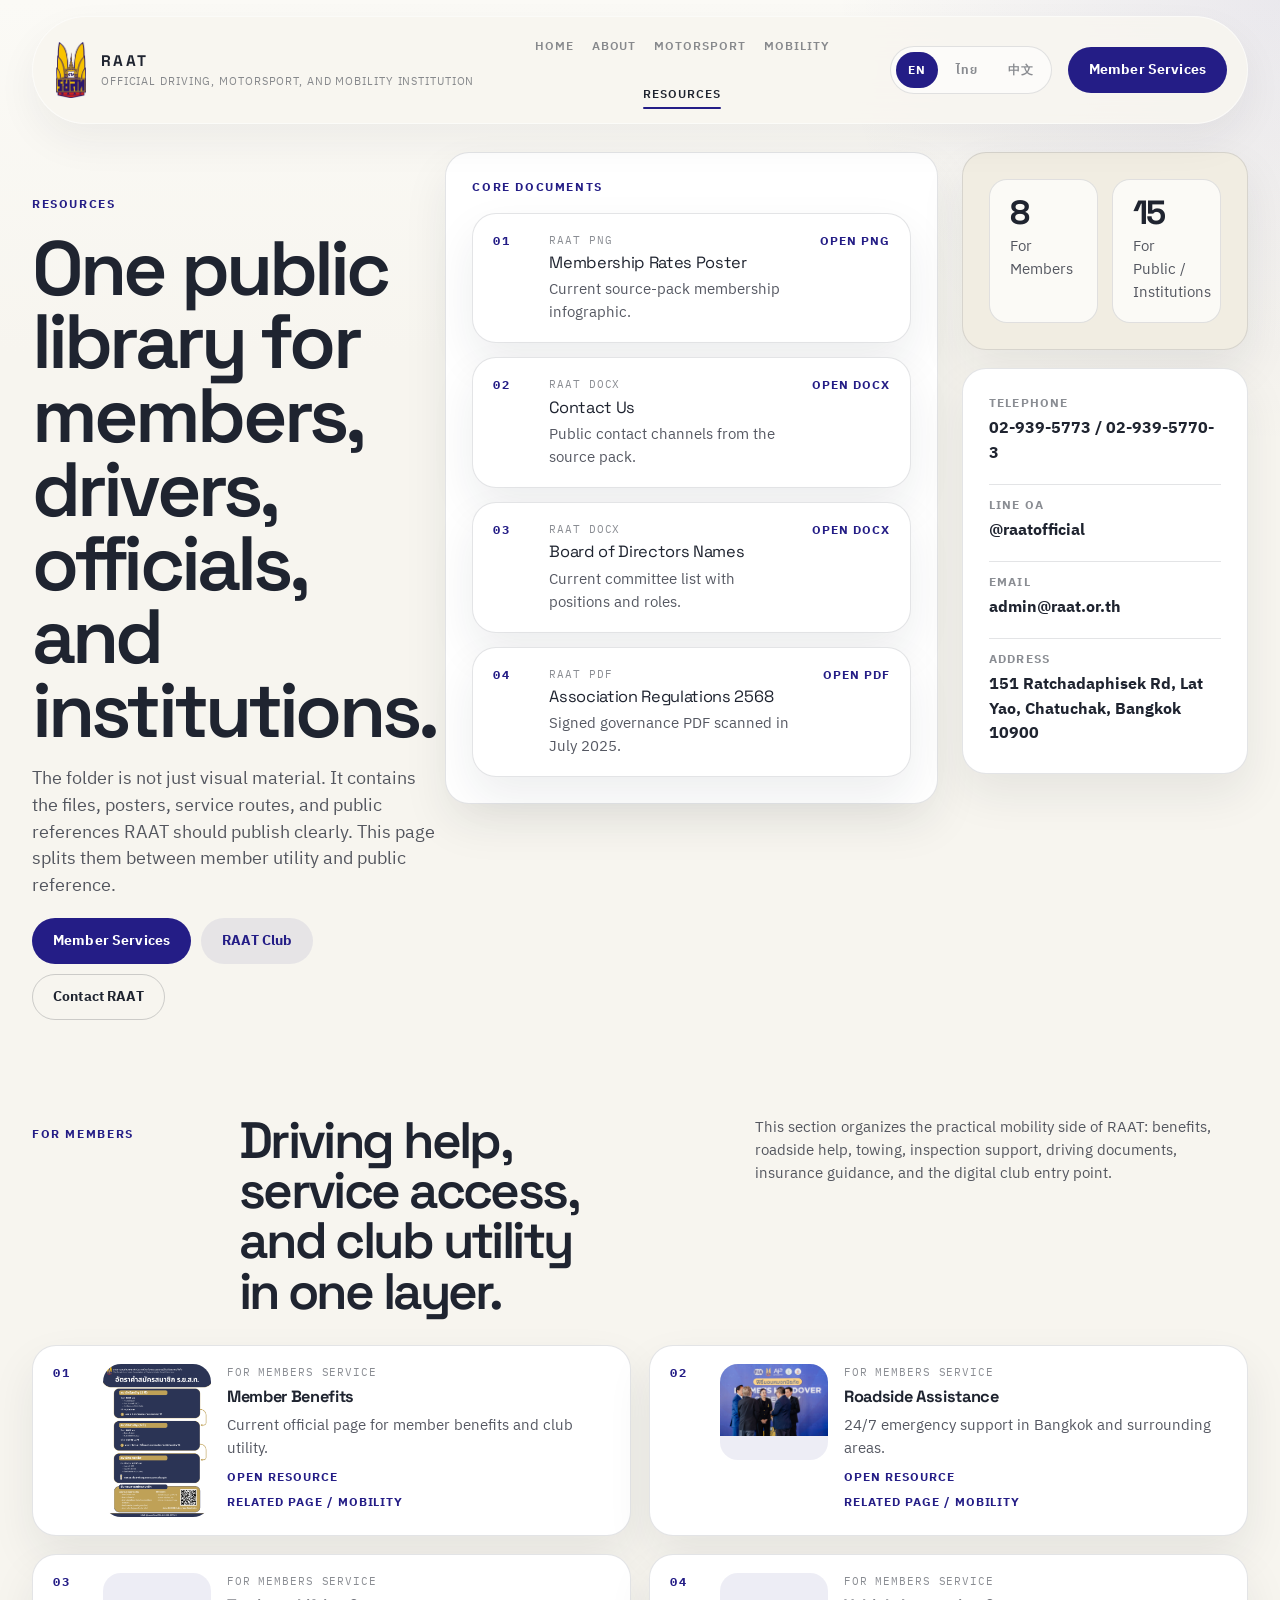
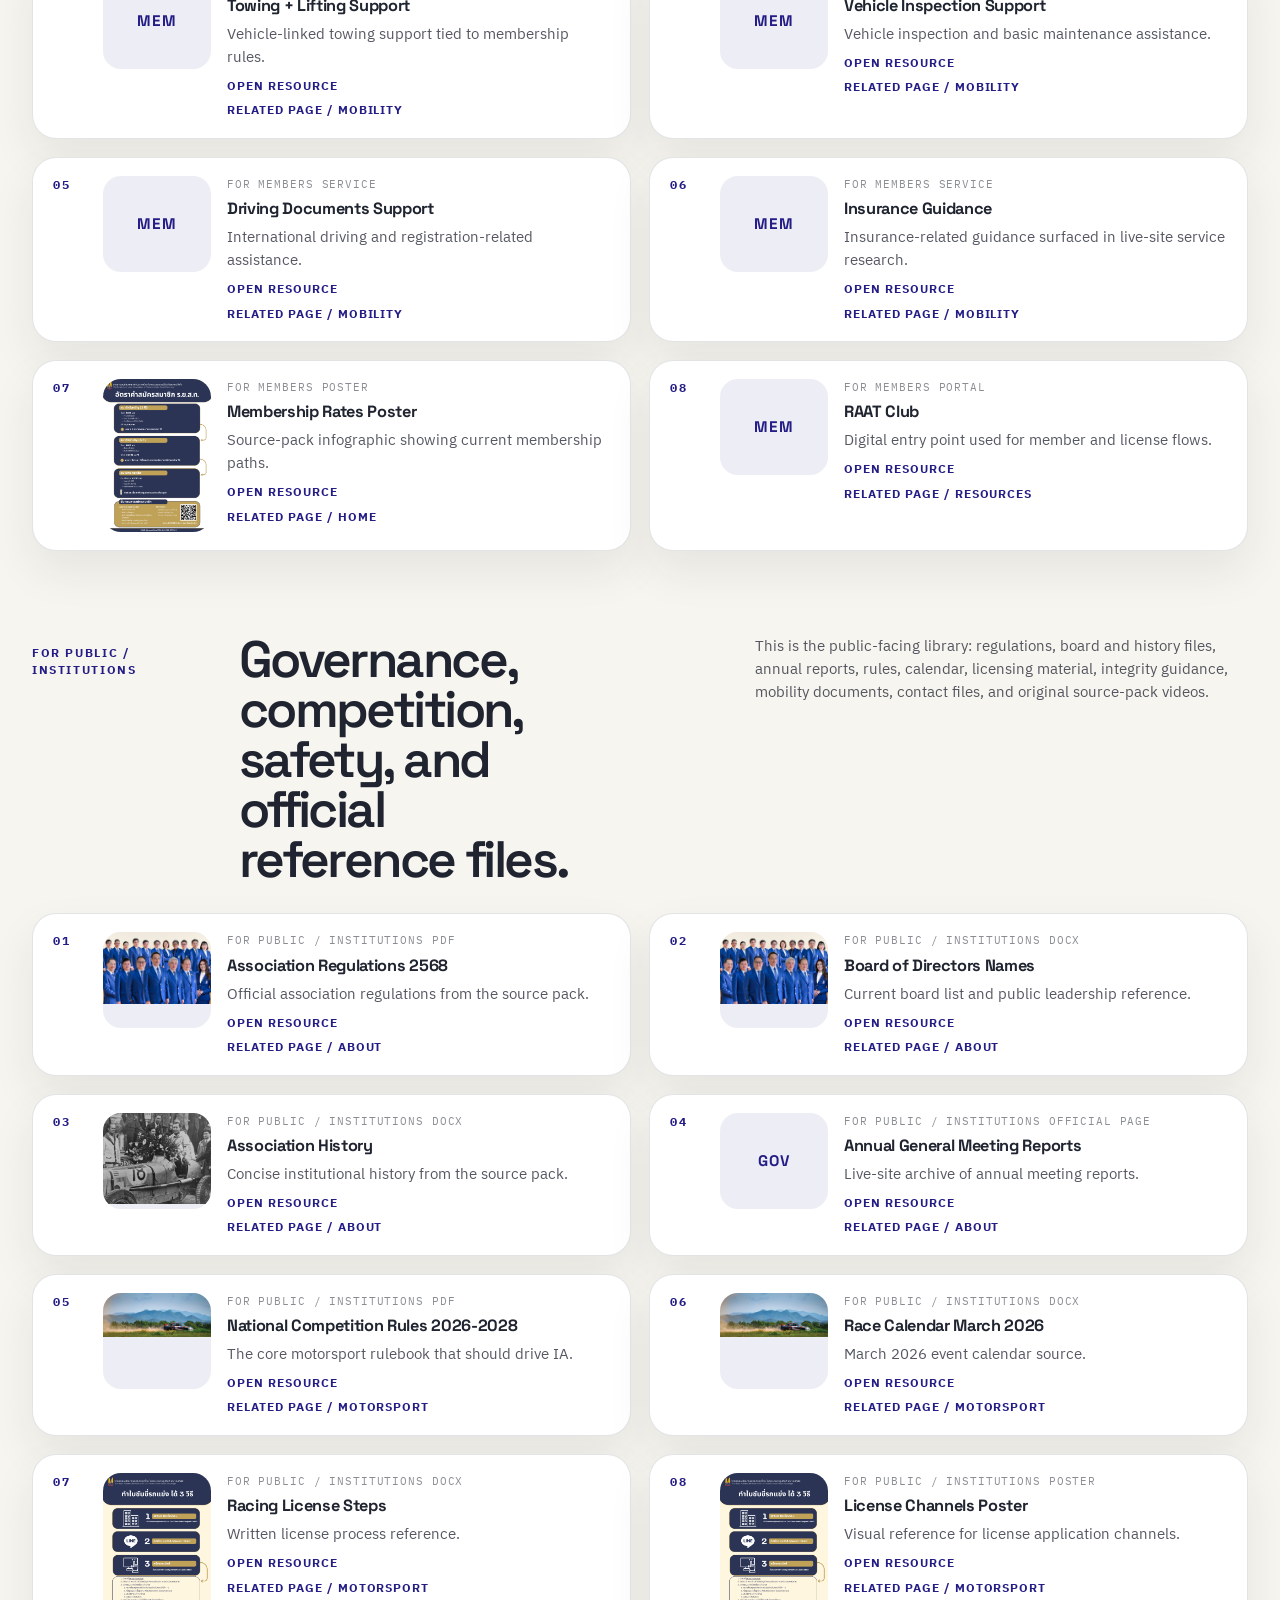
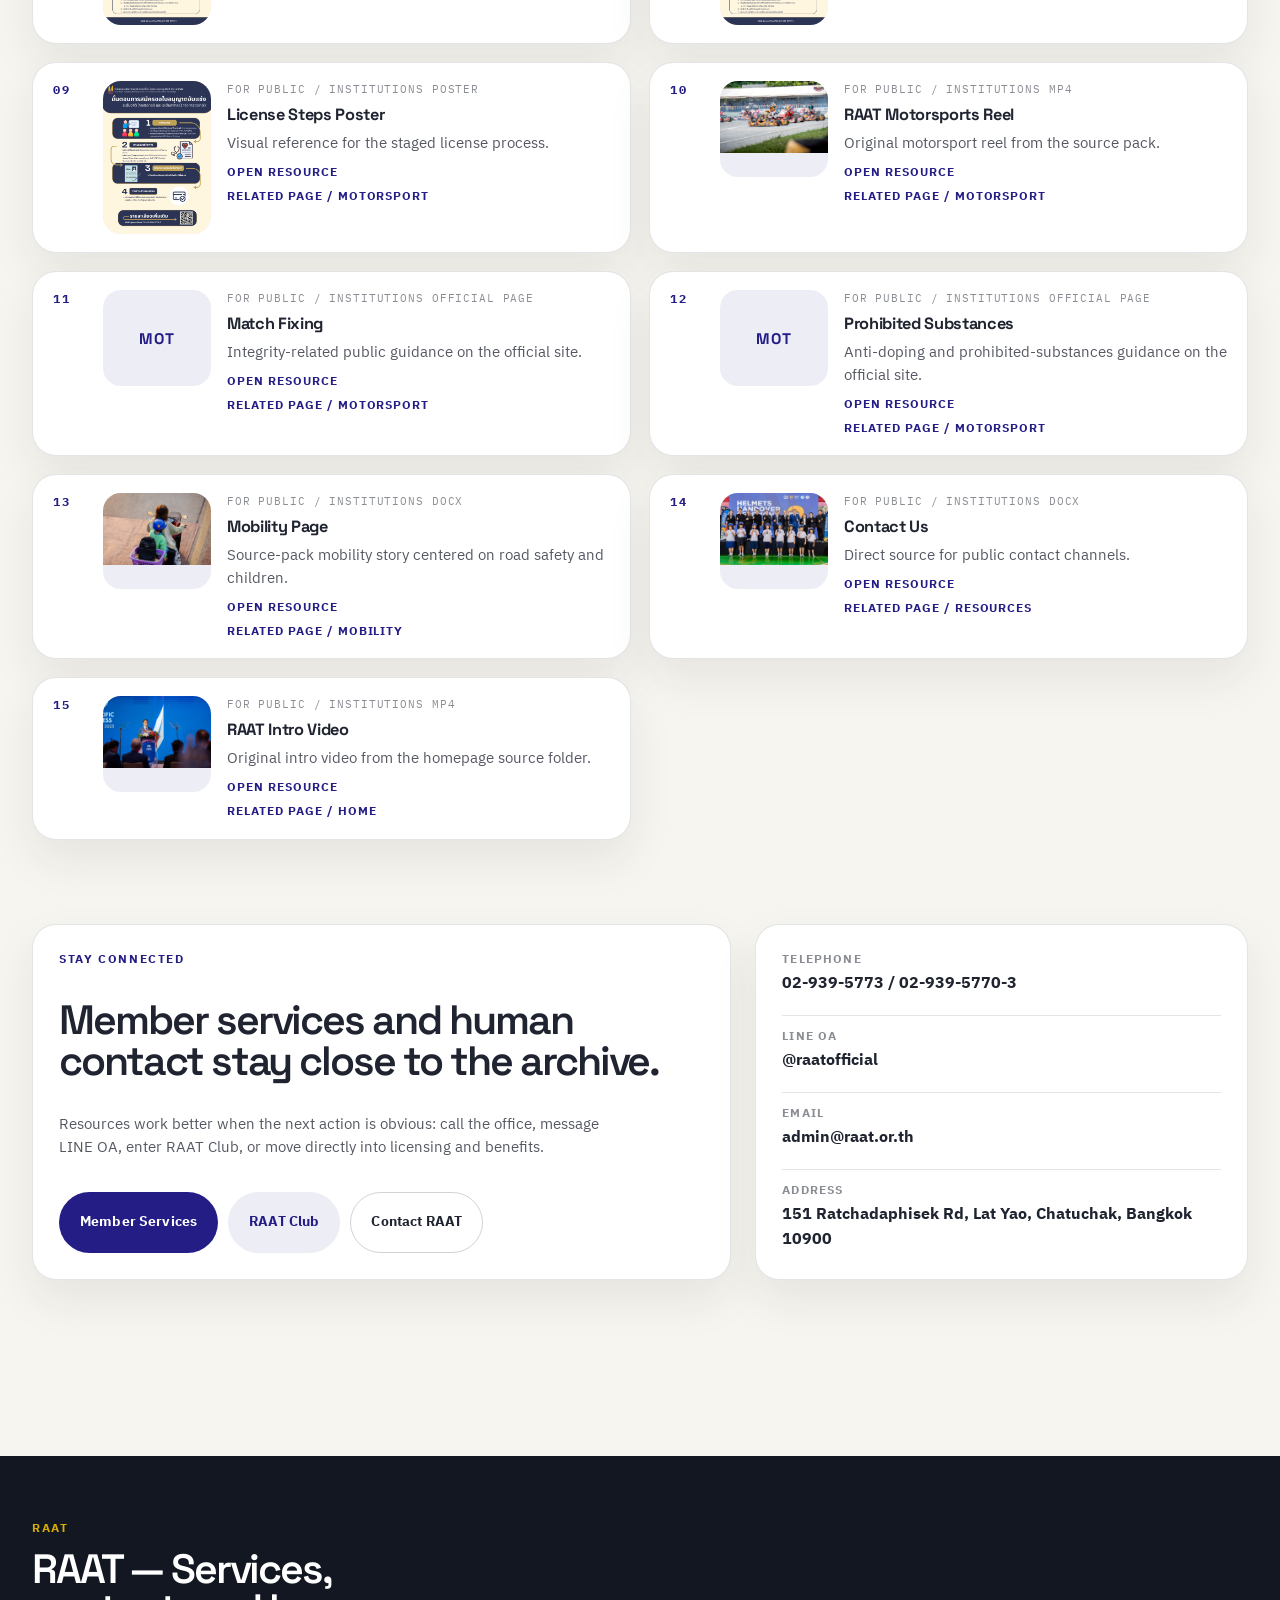
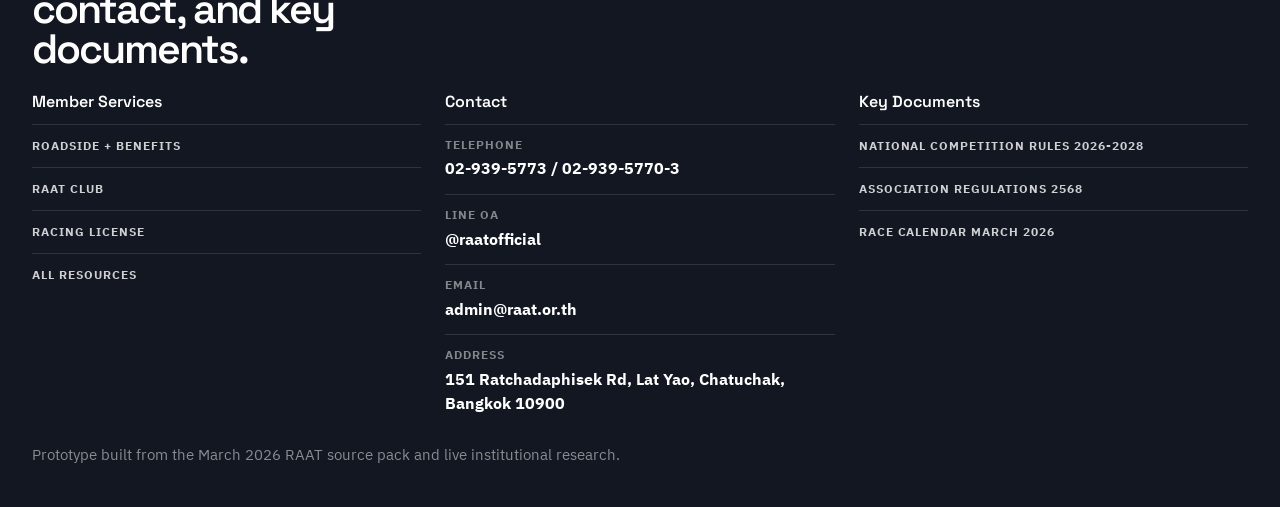
<file: resources.html>
<!DOCTYPE html>
<html lang="en">
  <head>
    <meta charset="UTF-8" />
    <meta name="viewport" content="width=device-width, initial-scale=1.0" />
    <meta
      name="description"
      content="RAAT resources page prototype covering member services, public documents, and official downloads."
    />
    <title>RAAT / Resources</title>
    <link rel="stylesheet" href="./styles.css" />
  </head>
  <body data-page="resources">
    <div class="page-grid" aria-hidden="true"></div>
    <div id="app"></div>
    <script src="./content.js"></script>
    <script src="./script.js"></script>
  </body>
</html>
</file>
<file: styles.css>
@import url("https://fonts.googleapis.com/css2?family=IBM+Plex+Sans+Thai:wght@400;500;600;700&family=IBM+Plex+Mono:wght@400;500&family=Space+Grotesk:wght@400;500;600;700&family=Manrope:wght@400;500;600;700;800&display=swap");

:root {
  --canvas: #f7f5ef;
  --surface: #ffffff;
  --surface-soft: #f1ede2;
  --ink: #1f2430;
  --ink-soft: rgba(31, 36, 48, 0.76);
  --ink-faint: rgba(31, 36, 48, 0.52);
  --blue: #241d86;
  --gold: #f3c300;
  --red: #e1262d;
  --line: rgba(31, 36, 48, 0.12);
  --line-strong: rgba(31, 36, 48, 0.2);
  --shadow-soft: 0 20px 45px rgba(31, 36, 48, 0.08);
  --radius-xl: 30px;
  --radius-lg: 24px;
  --radius-md: 18px;
  --radius-pill: 999px;
  --max-width: 1320px;
  --shell-pad: 32px;
  --gutter: 24px;
  --font-display: "Space Grotesk", "IBM Plex Sans Thai", sans-serif;
  --font-body: "IBM Plex Sans Thai", "Manrope", sans-serif;
  --font-mono: "IBM Plex Mono", ui-monospace, monospace;
  --ease-out: cubic-bezier(0.16, 1, 0.3, 1);
}

* {
  box-sizing: border-box;
}

html {
  scroll-behavior: smooth;
}

body {
  margin: 0;
  min-height: 100vh;
  color: var(--ink);
  font-family: var(--font-body);
  font-size: 0.96rem;
  line-height: 1.5;
  background:
    radial-gradient(circle at top right, rgba(36, 29, 134, 0.08), transparent 28rem),
    linear-gradient(180deg, #fbfaf6 0%, var(--canvas) 22rem);
  -webkit-font-smoothing: antialiased;
  -moz-osx-font-smoothing: grayscale;
}

img,
video {
  display: block;
  max-width: 100%;
}

figure {
  margin: 0;
}

a {
  color: inherit;
  text-decoration: none;
}

button {
  font: inherit;
}

.page-grid {
  display: none;
}

.shell {
  width: min(calc(100vw - (var(--shell-pad) * 2)), var(--max-width));
  margin: 0 auto;
}

.surface {
  background: var(--surface);
  border: 1px solid var(--line);
  border-radius: var(--radius-lg);
  box-shadow: var(--shadow-soft);
}

.surface--soft {
  background: var(--surface-soft);
}

.panel-card {
  padding: 26px;
}

.site-header {
  position: sticky;
  top: 0;
  z-index: 50;
  padding: 16px 0 0;
}

.site-header__inner {
  display: grid;
  grid-template-columns: auto 1fr auto auto;
  align-items: center;
  gap: 16px;
  padding: 14px 20px;
  border: 1px solid rgba(255, 255, 255, 0.55);
  border-radius: var(--radius-pill);
  background: rgba(247, 245, 239, 0.88);
  backdrop-filter: blur(18px);
  box-shadow: 0 18px 40px rgba(31, 36, 48, 0.06);
}

.brand {
  display: inline-flex;
  align-items: center;
  gap: 12px;
  min-width: 0;
}

.brand img {
  width: 36px;
  height: 56px;
  object-fit: contain;
}

.brand-copy {
  display: grid;
  gap: 2px;
  min-width: 0;
}

.brand-copy strong,
.display-title,
.section-title,
.doc-link__title,
.resource-card h3,
.timeline-entry__year,
.event-row__date,
.step-item__count,
.stat-item strong,
.number-item strong,
.library-stat strong {
  font-family: var(--font-display);
}

.brand-copy strong {
  font-size: 0.96rem;
  font-weight: 700;
  letter-spacing: 0.16em;
  text-transform: uppercase;
}

.brand-copy span {
  color: var(--ink-faint);
  font-size: 0.7rem;
  letter-spacing: 0.08em;
  text-transform: uppercase;
  white-space: nowrap;
  overflow: hidden;
  text-overflow: ellipsis;
}

.site-nav {
  display: inline-flex;
  justify-content: center;
  flex-wrap: wrap;
  gap: 18px;
  min-width: 0;
}

.site-nav a,
.mobile-contact {
  position: relative;
  padding: 6px 0;
  color: var(--ink-faint);
  font-size: 0.76rem;
  font-weight: 600;
  letter-spacing: 0.08em;
  text-transform: uppercase;
  transition: color 220ms var(--ease-out);
}

.site-nav a::after,
.mobile-contact::after {
  content: "";
  position: absolute;
  left: 0;
  right: 0;
  bottom: 0;
  height: 2px;
  border-radius: 999px;
  background: var(--blue);
  transform: scaleX(0);
  transform-origin: center;
  transition: transform 220ms var(--ease-out);
}

.site-nav a:hover,
.site-nav a.is-active,
.mobile-contact:hover {
  color: var(--ink);
}

.site-nav a:hover::after,
.site-nav a.is-active::after,
.mobile-contact:hover::after {
  transform: scaleX(1);
}

.mobile-contact {
  display: none;
}

.lang-switch {
  display: inline-flex;
  gap: 6px;
  padding: 5px;
  border: 1px solid var(--line);
  border-radius: var(--radius-pill);
  background: rgba(255, 255, 255, 0.55);
}

.lang-switch button {
  min-width: 42px;
  height: 36px;
  padding: 0 12px;
  border: 0;
  border-radius: var(--radius-pill);
  background: transparent;
  color: var(--ink-faint);
  font-size: 0.72rem;
  font-weight: 700;
  letter-spacing: 0.08em;
  text-transform: uppercase;
  cursor: pointer;
  transition: background 180ms ease, color 180ms ease;
}

.lang-switch button.is-active {
  background: var(--blue);
  color: #fff;
}

.header-cta,
.button {
  display: inline-flex;
  align-items: center;
  justify-content: center;
  min-height: 46px;
  padding: 0 20px;
  border: 1px solid transparent;
  border-radius: var(--radius-pill);
  white-space: nowrap;
  font-size: 0.88rem;
  font-weight: 700;
  letter-spacing: 0.01em;
  transition:
    transform 220ms var(--ease-out),
    background 220ms var(--ease-out),
    border-color 220ms var(--ease-out),
    color 220ms var(--ease-out);
}

.header-cta,
.button--dark {
  background: var(--blue);
  color: #fff;
}

.button--soft {
  background: rgba(36, 29, 134, 0.08);
  color: var(--blue);
}

.button--plain {
  background: transparent;
  border-color: var(--line-strong);
  color: var(--ink);
}

.header-cta:hover,
.button:hover {
  transform: translateY(-1px);
}

.button--dark:hover,
.header-cta:hover {
  background: #1c1769;
}

.button--soft:hover {
  background: rgba(36, 29, 134, 0.14);
}

.button--plain:hover {
  border-color: rgba(31, 36, 48, 0.36);
  background: rgba(255, 255, 255, 0.72);
}

.nav-toggle {
  display: none;
  width: 44px;
  height: 44px;
  border: 1px solid var(--line);
  border-radius: 50%;
  background: rgba(255, 255, 255, 0.68);
  cursor: pointer;
  position: relative;
}

.nav-toggle span {
  position: absolute;
  left: 13px;
  right: 13px;
  height: 2px;
  border-radius: 999px;
  background: var(--ink);
  transition: transform 180ms ease, top 180ms ease, opacity 180ms ease;
}

.nav-toggle span:first-child {
  top: 17px;
}

.nav-toggle span:last-child {
  top: 25px;
}

.nav-toggle.is-open span:first-child {
  top: 21px;
  transform: rotate(45deg);
}

.nav-toggle.is-open span:last-child {
  top: 21px;
  transform: rotate(-45deg);
}

.page {
  padding-bottom: 88px;
}

.page-hero,
.section-head,
.split-grid,
.feature-grid,
.gallery-grid--editorial {
  display: grid;
  grid-template-columns: repeat(12, minmax(0, 1fr));
  gap: var(--gutter);
}

.page-hero {
  align-items: start;
  padding: 28px 0 12px;
}

.hero-copy {
  grid-column: 1 / span 4;
  display: grid;
  align-content: start;
  gap: 18px;
  padding-top: 44px;
}

.hero-stage {
  grid-column: 5 / span 5;
  min-width: 0;
}

.hero-panel {
  grid-column: 10 / -1;
  display: grid;
  align-content: start;
  gap: 18px;
}

.hero-library {
  display: grid;
  gap: 16px;
}

.eyebrow {
  margin: 0;
  color: var(--blue);
  font-size: 0.72rem;
  font-weight: 700;
  letter-spacing: 0.14em;
  text-transform: uppercase;
}

.display-title {
  margin: 0;
  max-width: 10ch;
  font-size: clamp(3.1rem, 6vw, 5.2rem);
  line-height: 0.96;
  letter-spacing: -0.05em;
  font-weight: 600;
}

.display-title em {
  color: var(--blue);
  font-style: normal;
}

.section-title {
  margin: 0;
  max-width: 11ch;
  font-size: clamp(2.2rem, 4vw, 3.5rem);
  line-height: 0.98;
  letter-spacing: -0.05em;
  font-weight: 600;
}

.section-title--tight {
  max-width: none;
  font-size: clamp(1.9rem, 3.2vw, 2.8rem);
}

.lede,
.copy-block,
.line-item p,
.rail-item p,
.event-row__copy p,
.doc-link p,
.timeline-entry p,
.resource-card p,
.resource-contact strong,
.footer-note {
  color: var(--ink-soft);
}

.lede {
  margin: 0;
  max-width: 33rem;
  font-size: 1.12rem;
}

.copy-block {
  margin: 0;
  max-width: 35rem;
}

.lead-line {
  margin: 0;
  color: var(--ink);
  font-size: 1rem;
  font-weight: 600;
  line-height: 1.45;
}

.button-row {
  display: flex;
  flex-wrap: wrap;
  gap: 10px;
}

.media-frame {
  position: relative;
  overflow: hidden;
  border: 1px solid var(--line);
  border-radius: var(--radius-xl);
  background: linear-gradient(180deg, rgba(255, 255, 255, 0.72), rgba(241, 237, 226, 0.84));
  box-shadow: var(--shadow-soft);
}

.media-frame img,
.media-frame video {
  width: 100%;
  height: 100%;
  object-fit: cover;
}

.media-frame--hero {
  min-height: 580px;
}

.media-frame--wide {
  min-height: 420px;
}

.media-frame--board {
  min-height: 360px;
}

.media-frame--portrait {
  min-height: 520px;
}

.media-frame--feature {
  min-height: 460px;
}

.media-frame--stack {
  min-height: 214px;
}

.media-frame--poster {
  min-height: 280px;
}

.media-tag {
  position: absolute;
  left: 18px;
  bottom: 18px;
  padding: 8px 12px;
  border-radius: var(--radius-pill);
  background: rgba(31, 36, 48, 0.76);
  color: #fff;
  font-family: var(--font-mono);
  font-size: 0.68rem;
  letter-spacing: 0.08em;
  text-transform: uppercase;
}

.stat-rail,
.number-grid,
.timeline-grid,
.rail-grid,
.partner-river,
.resource-columns {
  display: grid;
  gap: 16px;
}

.stat-rail {
  grid-template-columns: repeat(2, minmax(0, 1fr));
}

.stat-item {
  padding-top: 14px;
  border-top: 1px solid var(--line);
}

.stat-item strong,
.number-item strong {
  display: block;
  margin-bottom: 6px;
  font-size: clamp(1.8rem, 2.5vw, 2.4rem);
  line-height: 0.95;
  letter-spacing: -0.05em;
}

.stat-item span,
.number-item span,
.library-stat span {
  color: var(--ink-soft);
}

.section {
  padding: 84px 0 0;
}

.section-head {
  align-items: start;
  margin-bottom: 28px;
}

.section-head .eyebrow {
  grid-column: 1 / span 2;
  padding-top: 10px;
}

.section-head .section-title {
  grid-column: 3 / span 5;
}

.section-head .copy-block {
  grid-column: 8 / -1;
}

.content-stack,
.line-stack,
.panel-stack,
.resource-lane,
.resource-contact {
  display: grid;
  gap: 18px;
}

.line-stack--compact {
  gap: 12px;
}

.subsection-head {
  display: flex;
  align-items: baseline;
  gap: 12px;
}

.action-ledger {
  display: grid;
  grid-template-columns: repeat(2, minmax(0, 1fr));
  gap: 18px;
}

.action-ledger__item,
.doc-link,
.event-row,
.timeline-entry,
.rail-item,
.number-item,
.resource-card,
.step-item {
  background: var(--surface);
  border: 1px solid var(--line);
  border-radius: var(--radius-lg);
  box-shadow: var(--shadow-soft);
}

.action-ledger__item {
  display: grid;
  grid-template-columns: 40px minmax(0, 1fr) auto;
  gap: 16px;
  align-items: start;
  padding: 22px 24px;
}

.action-ledger__index,
.doc-link__index,
.resource-card__index {
  color: var(--blue);
  font-family: var(--font-mono);
  font-size: 0.72rem;
  font-weight: 700;
  letter-spacing: 0.14em;
  text-transform: uppercase;
}

.action-ledger__body strong,
.rail-item strong,
.line-item strong,
.event-row__copy strong,
.step-item strong,
.footer-column h3 {
  display: block;
  margin-bottom: 8px;
  color: var(--ink);
  font-family: var(--font-display);
  font-size: 1rem;
  font-weight: 600;
  line-height: 1.15;
}

.action-ledger__body p,
.line-item p,
.rail-item p,
.event-row__copy p,
.step-item p {
  margin: 0;
}

.action-ledger__item a,
.doc-link a,
.resource-card__actions a,
.footer-list a {
  color: var(--blue);
  font-size: 0.76rem;
  font-weight: 700;
  letter-spacing: 0.08em;
  text-transform: uppercase;
  transition: color 180ms ease;
}

.action-ledger__item a:hover,
.doc-link a:hover,
.resource-card__actions a:hover,
.footer-list a:hover {
  color: var(--ink);
}

.split-grid--library > :first-child,
.split-grid--trend > :first-child {
  grid-column: 1 / span 4;
}

.split-grid--library > :last-child,
.split-grid--trend > :last-child {
  grid-column: 5 / -1;
}

.split-grid--contact > :first-child {
  grid-column: 1 / span 7;
}

.split-grid--contact > :last-child {
  grid-column: 8 / -1;
}

.feature-grid--balanced > :first-child {
  grid-column: 1 / span 6;
}

.feature-grid--balanced > :last-child {
  grid-column: 7 / -1;
}

.gallery-grid--editorial > :first-child {
  grid-column: 1 / span 8;
}

.gallery-grid--editorial > :nth-child(2),
.gallery-grid--editorial > :nth-child(3) {
  grid-column: 9 / -1;
}

.gallery-grid--stacked {
  display: grid;
  gap: 18px;
}

.event-stream,
.doc-shelf,
.step-flow {
  display: grid;
  gap: 14px;
}

.event-row {
  grid-template-columns: 90px minmax(0, 1fr);
  gap: 16px;
  padding: 18px 20px;
}

.event-row__date,
.timeline-entry__year {
  color: var(--ink);
  font-size: clamp(1.8rem, 3vw, 2.6rem);
  line-height: 0.9;
  letter-spacing: -0.06em;
}

.timeline-grid {
  grid-template-columns: repeat(2, minmax(0, 1fr));
}

.timeline-entry {
  padding: 18px 20px;
}

.timeline-entry p,
.doc-link p,
.resource-card p {
  margin: 0;
}

.rail-grid {
  grid-template-columns: repeat(4, minmax(0, 1fr));
}

.rail-item {
  padding: 22px;
}

.line-item {
  padding-top: 14px;
  border-top: 1px solid var(--line);
}

.line-item--compact {
  padding-top: 12px;
}

.number-grid {
  grid-template-columns: repeat(3, minmax(0, 1fr));
}

.number-item {
  padding: 20px;
}

.doc-link {
  display: grid;
  grid-template-columns: 40px minmax(0, 1fr) auto;
  gap: 16px;
  align-items: start;
  padding: 18px 20px;
}

.doc-link__body {
  display: grid;
  gap: 6px;
}

.doc-link__meta,
.resource-card__meta {
  display: flex;
  flex-wrap: wrap;
  gap: 8px;
  color: var(--ink-faint);
  font-family: var(--font-mono);
  font-size: 0.68rem;
  letter-spacing: 0.08em;
  text-transform: uppercase;
}

.doc-link__title,
.resource-card h3 {
  margin: 0;
  color: var(--ink);
  font-size: 1.02rem;
  line-height: 1.12;
  letter-spacing: -0.02em;
}

.doc-link__action {
  display: flex;
  align-items: center;
}

.resource-grid {
  display: grid;
  grid-template-columns: repeat(2, minmax(0, 1fr));
  gap: 18px;
}

.resource-grid--compact {
  grid-template-columns: 1fr;
}

.resource-card {
  display: grid;
  grid-template-columns: 34px 108px minmax(0, 1fr);
  gap: 16px;
  align-items: start;
  padding: 18px 20px;
}

.resource-card__visual {
  overflow: hidden;
  min-height: 96px;
  border-radius: var(--radius-md);
  background: rgba(36, 29, 134, 0.08);
}

.resource-card__visual img {
  width: 100%;
  height: 100%;
  object-fit: cover;
}

.resource-card__visual span {
  display: inline-flex;
  width: 100%;
  min-height: 96px;
  align-items: center;
  justify-content: center;
  color: var(--blue);
  font-family: var(--font-display);
  font-weight: 700;
  letter-spacing: 0.08em;
}

.resource-card__content,
.resource-card__body,
.resource-card__actions {
  display: grid;
  gap: 8px;
}

.resource-card__actions {
  gap: 6px;
}

.trend-chip-row {
  display: flex;
  flex-wrap: wrap;
  gap: 8px;
}

.trend-chip {
  display: inline-flex;
  align-items: center;
  min-height: 32px;
  padding: 0 12px;
  border-radius: var(--radius-pill);
  background: rgba(36, 29, 134, 0.1);
  color: var(--blue);
  font-size: 0.72rem;
  font-weight: 700;
  letter-spacing: 0.08em;
  text-transform: uppercase;
}

.trends-panel {
  min-height: 370px;
}

.trends-frame {
  width: 100%;
  min-height: 318px;
  border: 0;
  background: #fff;
  border-radius: calc(var(--radius-lg) - 8px);
}

.partner-river {
  grid-template-columns: repeat(5, minmax(0, 1fr));
  align-items: center;
}

.partner-river img {
  width: 100%;
  max-height: 48px;
  object-fit: contain;
  filter: grayscale(100%) opacity(0.72);
  transition: filter 220ms ease;
}

.partner-river img:hover {
  filter: grayscale(0%) opacity(1);
}

.step-item {
  display: grid;
  grid-template-columns: 56px minmax(0, 1fr);
  gap: 14px;
  align-items: start;
  padding: 18px 20px;
}

.step-item__count {
  display: inline-flex;
  align-items: center;
  justify-content: center;
  width: 40px;
  height: 40px;
  border-radius: 50%;
  background: rgba(36, 29, 134, 0.1);
  color: var(--blue);
  font-size: 0.94rem;
  font-weight: 700;
}

.library-stats {
  display: grid;
  grid-template-columns: repeat(2, minmax(0, 1fr));
  gap: 14px;
}

.library-stat {
  padding: 18px 20px;
  border: 1px solid var(--line);
  border-radius: var(--radius-md);
  background: rgba(255, 255, 255, 0.7);
}

.library-stat strong {
  display: block;
  margin-bottom: 6px;
  color: var(--ink);
  font-size: 2.1rem;
  line-height: 0.92;
  letter-spacing: -0.05em;
}

.resource-contact {
  align-content: start;
}

.resource-contact div {
  padding-top: 12px;
  border-top: 1px solid var(--line);
}

.resource-contact div:first-child {
  padding-top: 0;
  border-top: 0;
}

.resource-contact span {
  display: block;
  margin-bottom: 4px;
  color: var(--ink-faint);
  font-size: 0.72rem;
  font-weight: 700;
  letter-spacing: 0.1em;
  text-transform: uppercase;
}

.resource-contact strong {
  color: var(--ink);
  font-size: 1rem;
  line-height: 1.55;
}

.site-footer {
  margin-top: 88px;
  padding: 64px 0 40px;
  background: #121722;
  color: rgba(255, 255, 255, 0.86);
}

.site-footer .eyebrow {
  color: rgba(243, 195, 0, 0.88);
}

.footer-head {
  display: grid;
  gap: 12px;
  margin-bottom: 24px;
}

.footer-head .section-title {
  max-width: 13ch;
  color: #fff;
}

.footer-grid {
  display: grid;
  grid-template-columns: repeat(3, minmax(0, 1fr));
  gap: 24px;
}

.footer-column h3 {
  margin: 0 0 12px;
  color: #fff;
}

.footer-list,
.footer-contact {
  display: grid;
  gap: 12px;
}

.footer-list a,
.footer-contact div {
  padding-top: 12px;
  border-top: 1px solid rgba(255, 255, 255, 0.12);
}

.footer-list a {
  color: rgba(255, 255, 255, 0.8);
}

.footer-contact span {
  display: block;
  margin-bottom: 4px;
  color: rgba(255, 255, 255, 0.48);
  font-size: 0.74rem;
  font-weight: 700;
  letter-spacing: 0.08em;
  text-transform: uppercase;
}

.footer-contact strong {
  color: #fff;
  font-size: 0.98rem;
  line-height: 1.5;
}

.footer-note {
  margin-top: 28px;
  color: rgba(255, 255, 255, 0.5);
}

[data-reveal] {
  opacity: 0;
  transform: translateY(22px);
  transition: opacity 520ms var(--ease-out), transform 520ms var(--ease-out);
}

[data-reveal].is-visible {
  opacity: 1;
  transform: translateY(0);
}

@media (max-width: 1180px) {
  :root {
    --shell-pad: 24px;
    --gutter: 20px;
  }

  .site-header__inner {
    grid-template-columns: auto auto 1fr auto;
  }

  .site-nav {
    justify-content: flex-start;
  }

  .page-hero,
  .section-head,
  .split-grid,
  .feature-grid,
  .gallery-grid--editorial {
    grid-template-columns: repeat(6, minmax(0, 1fr));
  }

  .hero-copy,
  .hero-stage,
  .hero-panel,
  .section-head .eyebrow,
  .section-head .section-title,
  .section-head .copy-block,
  .split-grid > *,
  .feature-grid > *,
  .gallery-grid--editorial > * {
    grid-column: 1 / -1;
  }

  .hero-copy {
    padding-top: 24px;
  }

  .resource-columns,
  .resource-grid,
  .timeline-grid,
  .rail-grid,
  .number-grid,
  .footer-grid,
  .partner-river,
  .action-ledger {
    grid-template-columns: repeat(2, minmax(0, 1fr));
  }

  .media-frame--hero {
    min-height: 480px;
  }

  .media-frame--portrait {
    min-height: 420px;
  }
}

@media (max-width: 860px) {
  :root {
    --shell-pad: 18px;
    --gutter: 16px;
  }

  .site-header {
    padding-top: 10px;
  }

  .site-header__inner {
    grid-template-columns: auto auto 1fr;
    gap: 12px;
    padding: 12px 14px;
    border-radius: 24px;
  }

  .nav-toggle {
    display: inline-flex;
  }

  .site-nav {
    display: none;
    grid-column: 1 / -1;
    flex-direction: column;
    padding-top: 8px;
    gap: 12px;
  }

  .site-nav.is-open {
    display: flex;
  }

  .mobile-contact {
    display: inline-flex;
  }

  .header-cta {
    display: none;
  }

  .display-title {
    max-width: none;
    font-size: clamp(2.5rem, 12vw, 4rem);
  }

  .section-title {
    max-width: none;
    font-size: clamp(1.9rem, 9vw, 2.8rem);
  }

  .section {
    padding-top: 56px;
  }

  .page {
    padding-bottom: 64px;
  }

  .page-hero {
    padding-top: 18px;
  }

  .panel-card {
    padding: 20px;
  }

  .action-ledger,
  .resource-columns,
  .resource-grid,
  .timeline-grid,
  .rail-grid,
  .number-grid,
  .partner-river,
  .footer-grid,
  .library-stats,
  .stat-rail {
    grid-template-columns: 1fr;
  }

  .action-ledger__item,
  .doc-link,
  .resource-card,
  .event-row,
  .step-item {
    grid-template-columns: 1fr;
  }

  .resource-card {
    gap: 14px;
  }

  .doc-link__action {
    justify-content: flex-start;
  }

  .resource-card__actions {
    justify-items: start;
  }

  .event-row {
    gap: 10px;
  }

  .media-frame--hero,
  .media-frame--wide,
  .media-frame--board,
  .media-frame--portrait,
  .media-frame--feature,
  .media-frame--poster {
    min-height: 300px;
  }

  .media-frame--stack {
    min-height: 220px;
  }

  .site-footer {
    margin-top: 64px;
    padding-top: 52px;
  }
}
</file>
